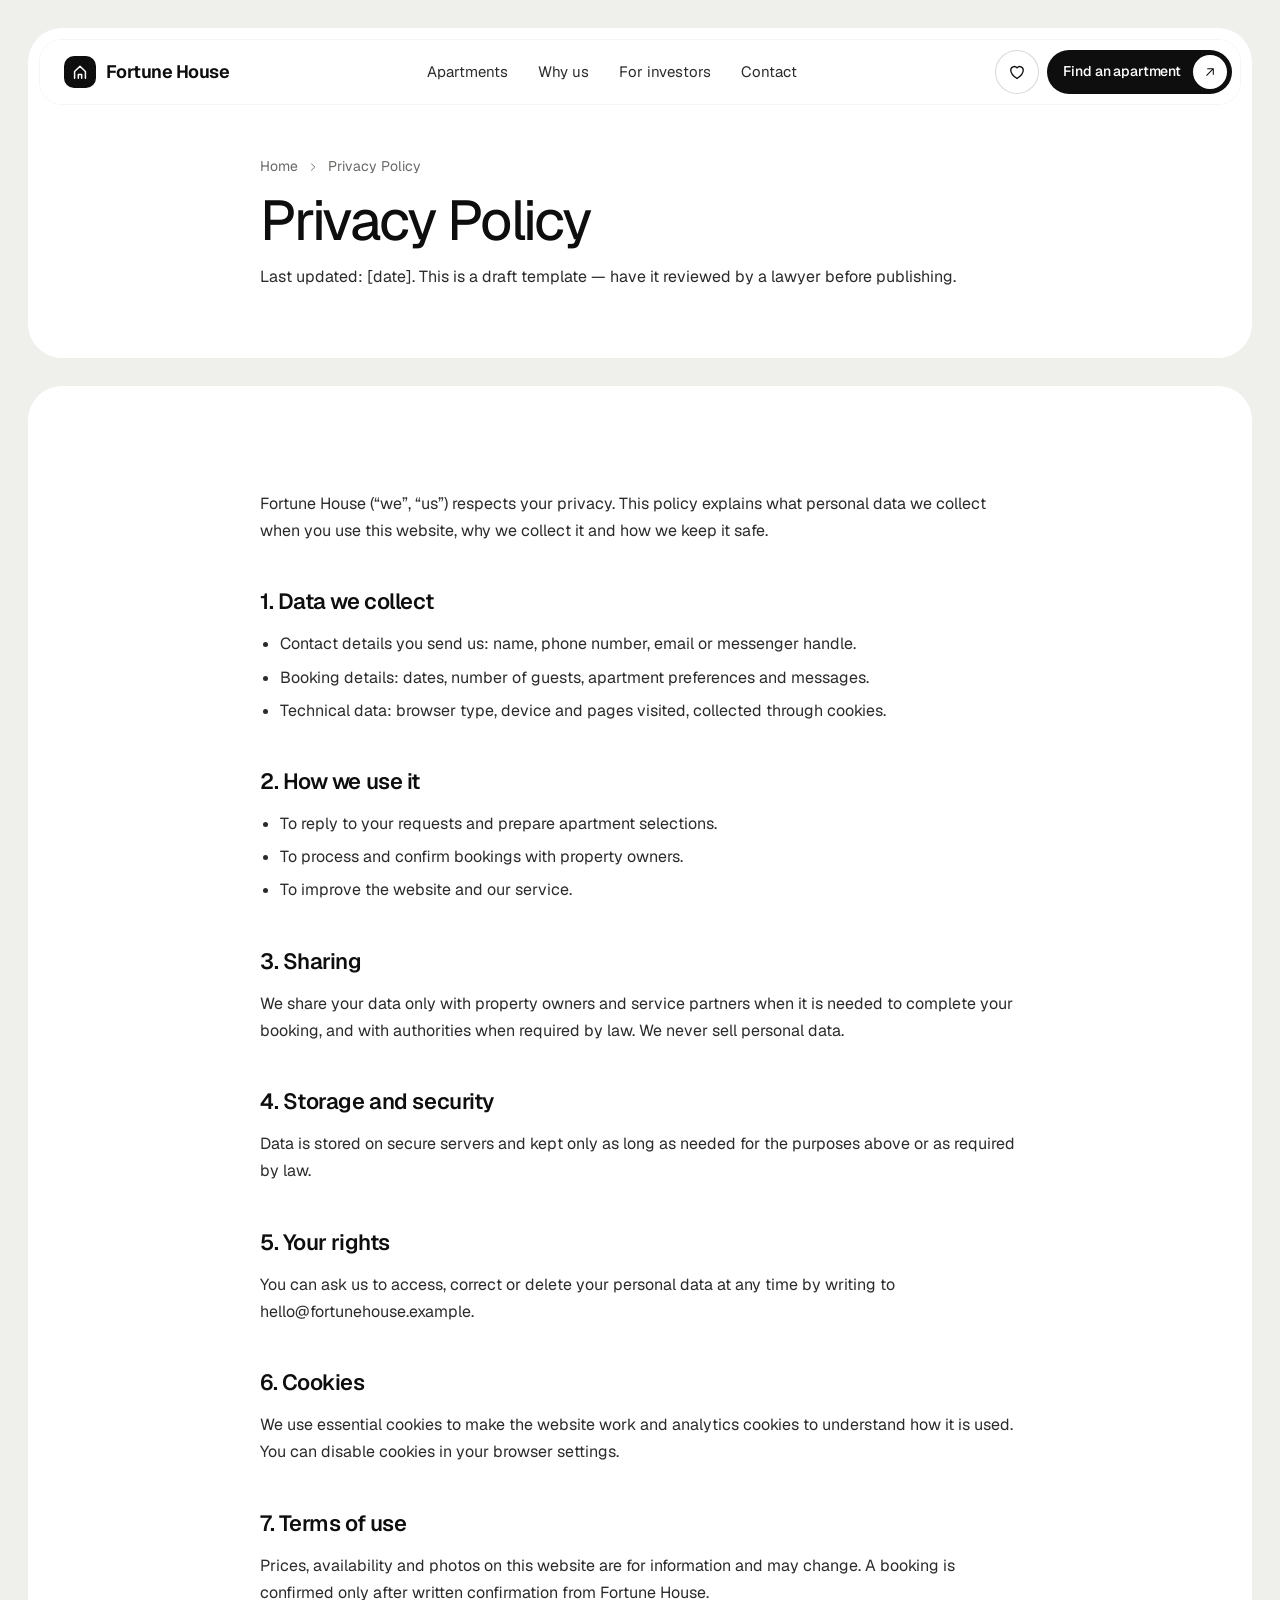
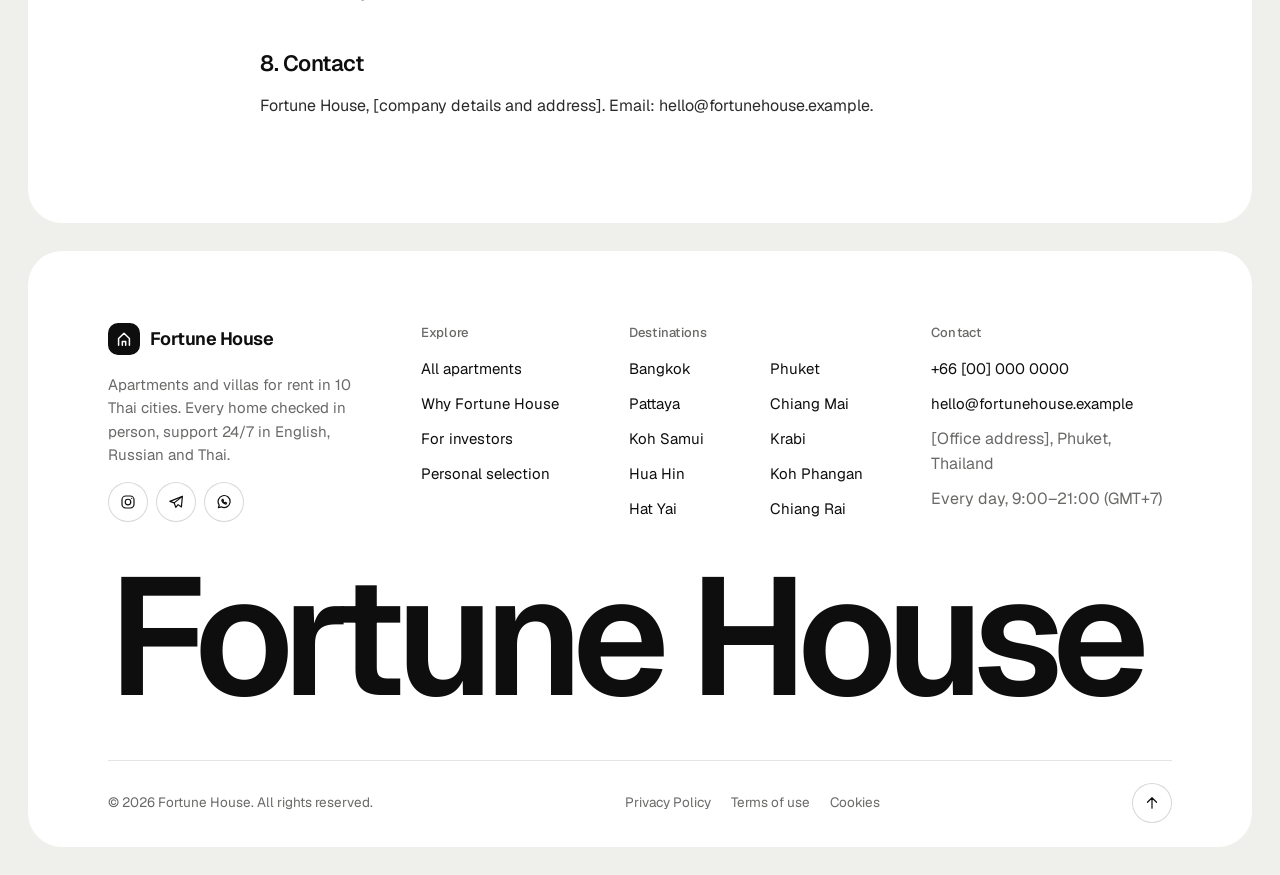
<file: privacy.html>
<!doctype html>
<html lang="en" class="no-js">
<head>
<meta charset="utf-8">
<meta name="viewport" content="width=device-width, initial-scale=1, viewport-fit=cover">
<title>Privacy Policy — Fortune House</title>
<meta name="description" content="How Fortune House collects, uses and protects your personal data.">
<meta name="theme-color" content="#efefec">
<meta name="referrer" content="no-referrer">
<link rel="preconnect" href="https://a0.muscache.com">
<link rel="preconnect" href="https://images.unsplash.com">
<link rel="icon" href="data:image/svg+xml,%3Csvg xmlns='http://www.w3.org/2000/svg' viewBox='0 0 32 32'%3E%3Crect width='32' height='32' rx='9' fill='%230e0e0e'/%3E%3Cpath d='M9.5 23v-9.5L16 8l6.5 5.5V23M13.5 23v-5h5v5' fill='none' stroke='white' stroke-width='2' stroke-linecap='round' stroke-linejoin='round'/%3E%3C/svg%3E">
<link rel="stylesheet" href="assets/css/style.css">
</head>
<body data-page="privacy">
<a class="sr-only" href="#main">Skip to content</a>
<div class="header-wrap">
  <header class="header">
    <a href="index.html" class="logo" aria-label="Fortune House — home">
      <span class="logo__mark"><i data-icon="logo" data-size="20" data-sw="1.8"></i></span>
      Fortune House
    </a>
    <nav class="nav" aria-label="Main">
      <a href="search.html">Apartments</a>
      <a href="index.html#why">Why us</a>
      <a href="investors.html">For investors</a>
      <a href="#contact">Contact</a>
    </nav>
    <div class="header__actions">
      <a class="header__saved" href="search.html?saved=1" aria-label="Saved apartments" title="Saved apartments"><i data-icon="heart" data-size="20"></i><span class="count-dot is-empty" data-fav-count>0</span></a>
      <button type="button" class="btn btn--primary btn--sm btn--arrow header__cta" data-open="finder">
        Find an apartment
        <span class="btn__arrow"><i data-icon="arrow-pair" data-size="16"></i></span>
      </button>
      <button type="button" class="burger" aria-label="Menu" aria-expanded="false" aria-controls="mobile-menu">
        <span class="burger-lines"><span></span><span></span></span>
      </button>
    </div>
  </header>
  <div class="mobile-menu" id="mobile-menu">
    <a class="mm-link" href="search.html">Apartments <i data-icon="arrowRight" data-size="20"></i></a>
    <a class="mm-link" href="index.html#why">Why us <i data-icon="arrowRight" data-size="20"></i></a>
    <a class="mm-link" href="investors.html">For investors <i data-icon="arrowRight" data-size="20"></i></a>
    <a class="mm-link" href="search.html?saved=1"><span class="mm-label">Saved<span class="mm-count is-empty" data-fav-count>0</span></span> <i data-icon="arrowRight" data-size="20"></i></a>
    <a class="mm-link" href="#contact">Contact <i data-icon="arrowRight" data-size="20"></i></a>
    <button type="button" class="btn btn--primary btn--block btn--arrow" data-open="finder">
      <span>Find an apartment</span>
      <span class="btn__arrow"><i data-icon="arrow-pair" data-size="18"></i></span>
    </button>
  </div>
</div>
<div class="menu-scrim"></div>


<main class="page" id="main">
  <section class="card page-hero" aria-labelledby="pp-title">
    <div class="container legal">
      <div class="page-hero__head intro">
        <nav class="crumbs" aria-label="Breadcrumb"><a href="index.html">Home</a><i data-icon="chevronRight" data-size="14"></i><span>Privacy Policy</span></nav>
        <h1 class="h2" id="pp-title">Privacy Policy</h1>
        <p class="lead">Last updated: [date]. This is a draft template — have it reviewed by a lawyer before publishing.</p>
      </div>
    </div>
  </section>

  <section class="card section">
    <div class="container legal" data-reveal>
      <p>Fortune House (“we”, “us”) respects your privacy. This policy explains what personal data we collect when you use this website, why we collect it and how we keep it safe.</p>

      <h2>1. Data we collect</h2>
      <ul>
        <li>Contact details you send us: name, phone number, email or messenger handle.</li>
        <li>Booking details: dates, number of guests, apartment preferences and messages.</li>
        <li>Technical data: browser type, device and pages visited, collected through cookies.</li>
      </ul>

      <h2>2. How we use it</h2>
      <ul>
        <li>To reply to your requests and prepare apartment selections.</li>
        <li>To process and confirm bookings with property owners.</li>
        <li>To improve the website and our service.</li>
      </ul>

      <h2>3. Sharing</h2>
      <p>We share your data only with property owners and service partners when it is needed to complete your booking, and with authorities when required by law. We never sell personal data.</p>

      <h2>4. Storage and security</h2>
      <p>Data is stored on secure servers and kept only as long as needed for the purposes above or as required by law.</p>

      <h2>5. Your rights</h2>
      <p>You can ask us to access, correct or delete your personal data at any time by writing to hello@fortunehouse.example.</p>

      <h2 id="cookies">6. Cookies</h2>
      <p>We use essential cookies to make the website work and analytics cookies to understand how it is used. You can disable cookies in your browser settings.</p>

      <h2 id="terms">7. Terms of use</h2>
      <p>Prices, availability and photos on this website are for information and may change. A booking is confirmed only after written confirmation from Fortune House.</p>

      <h2>8. Contact</h2>
      <p>Fortune House, [company details and address]. Email: hello@fortunehouse.example.</p>
    </div>
  </section>

  <footer class="card footer" id="contact">
  <div class="container">
    <div class="footer__top">
      <div class="footer__brand">
        <a href="index.html" class="logo" aria-label="Fortune House — home">
          <span class="logo__mark"><i data-icon="logo" data-size="20" data-sw="1.8"></i></span>
          Fortune House
        </a>
        <p>Apartments and villas for rent in 10 Thai cities. Every home checked in person, support 24/7 in English, Russian and Thai.</p>
        <div class="socials">
          <a class="icon-btn icon-btn--sm" href="#" aria-label="Instagram"><i data-icon="instagram" data-size="18"></i></a>
          <a class="icon-btn icon-btn--sm" href="#" aria-label="Telegram"><i data-icon="telegram" data-size="18"></i></a>
          <a class="icon-btn icon-btn--sm" href="#" aria-label="WhatsApp"><i data-icon="whatsapp" data-size="18"></i></a>
        </div>
      </div>
      <div class="footer__cols">
        <div class="footer__col">
          <h4>Explore</h4>
          <ul>
            <li><a href="search.html">All apartments</a></li>
            <li><a href="index.html#why">Why Fortune House</a></li>
            <li><a href="investors.html">For investors</a></li>
            <li><a href="#" data-open="contact">Personal selection</a></li>
          </ul>
        </div>
        <div class="footer__col footer__col--cities">
          <h4>Destinations</h4>
          <ul>
            <li><a href="search.html?city=bangkok">Bangkok</a></li>
            <li><a href="search.html?city=phuket">Phuket</a></li>
            <li><a href="search.html?city=pattaya">Pattaya</a></li>
            <li><a href="search.html?city=chiang-mai">Chiang Mai</a></li>
            <li><a href="search.html?city=koh-samui">Koh Samui</a></li>
            <li><a href="search.html?city=krabi">Krabi</a></li>
            <li><a href="search.html?city=hua-hin">Hua Hin</a></li>
            <li><a href="search.html?city=koh-phangan">Koh Phangan</a></li>
            <li><a href="search.html?city=hat-yai">Hat Yai</a></li>
            <li><a href="search.html?city=chiang-rai">Chiang Rai</a></li>
          </ul>
        </div>
      </div>
      <div class="footer__col">
        <h4>Contact</h4>
        <ul>
          <li><a href="tel:+66000000000">+66 [00] 000 0000</a></li>
          <li><a href="mailto:hello@fortunehouse.example">hello@fortunehouse.example</a></li>
          <li class="muted">[Office address], Phuket, Thailand</li>
          <li class="muted">Every day, 9:00–21:00 (GMT+7)</li>
        </ul>
      </div>
    </div>
    <div class="footer__big" aria-hidden="true">Fortune House</div>
    <div class="footer__bottom">
      <span>© <span id="year">2026</span> Fortune House. All rights reserved.</span>
      <div class="footer__legal">
        <a href="privacy.html">Privacy Policy</a>
        <a href="privacy.html#terms">Terms of use</a>
        <a href="privacy.html#cookies">Cookies</a>
      </div>
      <button type="button" class="icon-btn icon-btn--sm" data-to-top aria-label="Back to top"><i data-icon="arrowUp" data-size="18"></i></button>
    </div>
  </div>
</footer>

</main>

<script src="assets/js/data.js"></script>
<script src="assets/js/main.js"></script>

</body>
</html>
</file>
<file: assets/css/style.css>
/* ==========================================================================
   Fortune House — styles
   Mobile-first. Light ground, monochrome palette, rounded cards.
   ========================================================================== */

@font-face {
  font-family: 'Geist';
  src: url('../fonts/geist.woff2') format('woff2');
  font-weight: 100 900;
  font-style: normal;
  font-display: swap;
}

:root {
  --bg: #efefec;
  --surface: #ffffff;
  --surface-2: #f5f5f3;
  --surface-3: #ebebe8;
  --ink: #0e0e0e;
  --ink-2: #2b2b2b;
  --muted: #696967;
  --line: #e4e4e0;
  --line-2: #d8d8d4;
  --dark: #121212;

  --gutter: 12px;
  --pad: 22px;
  --r-xl: 26px;
  --r-lg: 20px;
  --r-md: 16px;
  --r-sm: 12px;

  --header-h: 60px;
  --hdr-inset: 8px;
  --pull: calc(-1 * (var(--header-h) + var(--hdr-inset)));
  --shadow-sm: 0 1px 2px rgba(0,0,0,.04), 0 2px 8px rgba(0,0,0,.04);
  --shadow-md: 0 2px 6px rgba(0,0,0,.04), 0 12px 32px rgba(0,0,0,.08);
  --shadow-lg: 0 4px 12px rgba(0,0,0,.05), 0 24px 64px rgba(0,0,0,.14);

  --ease: cubic-bezier(.22, .8, .24, 1);
  --ease-io: cubic-bezier(.65, 0, .35, 1);
  --t-fast: .25s;
  --t: .45s;
  --t-slow: .9s;

  --font: 'Geist', ui-sans-serif, system-ui, -apple-system, 'Segoe UI', 'Helvetica Neue', sans-serif;
}

@media (min-width: 720px) {
  :root { --gutter: 20px; --pad: 44px; --r-xl: 30px; --r-lg: 22px; --header-h: 64px; --hdr-inset: 12px; }
}
@media (min-width: 1100px) {
  :root { --gutter: 28px; --pad: 80px; --r-xl: 34px; }
}
@media (min-width: 1440px) {
  :root { --gutter: 40px; --pad: 96px; }
}

*, *::before, *::after { box-sizing: border-box; }
[hidden] { display: none !important; }

html {
  -webkit-text-size-adjust: 100%;
  scroll-behavior: smooth;
  scroll-padding-top: calc(var(--header-h) + var(--gutter) * 2);
}

body {
  margin: 0;
  background: var(--bg);
  color: var(--ink);
  font-family: var(--font);
  font-size: 16px;
  line-height: 1.55;
  -webkit-font-smoothing: antialiased;
  -moz-osx-font-smoothing: grayscale;
  text-rendering: optimizeLegibility;
  overflow-x: hidden;
  animation: page-in .6s var(--ease) both;
}
body.is-leaving { opacity: 0; transition: opacity .28s var(--ease-io); }
body.is-locked { overflow: hidden; }

@keyframes page-in { from { opacity: 0; } to { opacity: 1; } }

img { display: block; max-width: 100%; }
a { color: inherit; text-decoration: none; }
button { font: inherit; color: inherit; background: none; border: 0; padding: 0; cursor: pointer; }
input, select, textarea { font: inherit; color: inherit; }
h1, h2, h3, h4, p { margin: 0; }
ul { margin: 0; padding: 0; list-style: none; }
svg { flex-shrink: 0; }

:focus-visible { outline: 2px solid var(--ink); outline-offset: 3px; border-radius: 8px; }

.sr-only {
  position: absolute; width: 1px; height: 1px; padding: 0; margin: -1px;
  overflow: hidden; clip: rect(0,0,0,0); white-space: nowrap; border: 0;
}

/* ---------- Layout ---------- */

.page { padding: 0 var(--gutter) var(--gutter); display: flex; flex-direction: column; gap: var(--gutter); max-width: calc(1560px + var(--gutter) * 2); margin: 0 auto; }

.card {
  background: var(--surface);
  border-radius: var(--r-xl);
  position: relative;
}
.card--clip { overflow: hidden; isolation: isolate; }

.section { padding: 56px var(--pad); }
@media (min-width: 720px) { .section { padding: 80px var(--pad); } }
@media (min-width: 1100px) { .section { padding: 104px var(--pad); } }

.container { max-width: 1200px; margin: 0 auto; width: 100%; }

/* ---------- Type ---------- */

.eyebrow {
  display: inline-flex; align-items: center; gap: 8px;
  font-size: 12px; font-weight: 500; letter-spacing: .08em; text-transform: uppercase;
  color: var(--muted);
}
.eyebrow::before { content: ''; width: 6px; height: 6px; border-radius: 50%; background: currentColor; opacity: .7; }

.h1 {
  font-size: clamp(42px, 10.5vw, 96px);
  line-height: .98;
  letter-spacing: -.045em;
  font-weight: 450;
}
.h1 b, .h2 b { font-weight: 650; }
.h2 {
  font-size: clamp(32px, 7.4vw, 56px);
  line-height: 1.02;
  letter-spacing: -.04em;
  font-weight: 450;
  text-wrap: balance;
}
.h3 { font-size: 20px; line-height: 1.25; letter-spacing: -.02em; font-weight: 550; }
.lead { font-size: 17px; line-height: 1.55; color: var(--muted); text-wrap: pretty; }
@media (min-width: 720px) { .lead { font-size: 18px; } }
.muted { color: var(--muted); }

.section-head {
  display: flex; flex-direction: column; gap: 18px;
  margin-bottom: 36px;
}
.section-head .lead { max-width: 460px; }
@media (min-width: 900px) {
  .section-head { flex-direction: row; align-items: flex-end; justify-content: space-between; gap: 48px; margin-bottom: 56px; }
}
.section-head__title { display: flex; flex-direction: column; gap: 16px; }

/* ---------- Buttons ---------- */

.btn {
  --h: 52px;
  position: relative;
  display: inline-flex; align-items: center; justify-content: center; gap: 12px;
  height: var(--h);
  padding: 0 24px;
  border-radius: 999px;
  font-size: 15px; font-weight: 520; letter-spacing: -.01em;
  white-space: nowrap;
  transition: background-color var(--t) var(--ease), color var(--t) var(--ease),
              border-color var(--t) var(--ease), box-shadow var(--t) var(--ease), transform var(--t-fast) var(--ease);
  -webkit-tap-highlight-color: transparent;
  user-select: none;
}
.btn:active { transform: scale(.97); }
.btn--sm { --h: 44px; padding: 0 18px; font-size: 14px; }
.btn--block { width: 100%; }

.btn--primary { background: var(--ink); color: #fff; }
.btn--primary:hover { background: #2a2a2a; box-shadow: 0 10px 28px rgba(0,0,0,.18); }

.btn--light { background: #fff; color: var(--ink); }
.btn--light:hover { background: #f1f1ef; box-shadow: 0 10px 28px rgba(0,0,0,.22); }

.btn--ghost {
  background: rgba(255,255,255,.55);
  color: var(--ink);
  box-shadow: inset 0 0 0 1px rgba(0,0,0,.16);
  -webkit-backdrop-filter: blur(10px); backdrop-filter: blur(10px);
}
.btn--ghost:hover { background: var(--ink); color: #fff; box-shadow: inset 0 0 0 1px var(--ink); }

.btn--ghost-dark { color: #fff; background: rgba(255,255,255,.08); box-shadow: inset 0 0 0 1px rgba(255,255,255,.35); }
.btn--ghost-dark:hover { background: #fff; color: var(--ink); box-shadow: inset 0 0 0 1px #fff; }

/* Button with a round arrow badge.
   Hover: a soft wave grows out of the badge across the button (a real circle that
   changes size, so its edge stays crisp) and the arrow turns from ↗ to →. */
.btn--arrow {
  --bs: 40px; --bo: 6px;
  --badge: #fff; --badge-ink: var(--ink); --wave: #343434;
  isolation: isolate; overflow: hidden;
  padding-right: var(--bo);
}
.btn--sm.btn--arrow { --bs: 34px; --bo: 5px; padding-left: 16px; }
.btn__arrow {
  position: relative;
  width: var(--bs); height: var(--bs); border-radius: 50%;
  display: grid; place-items: center;
  background: var(--badge); color: var(--badge-ink);
  flex-shrink: 0;
}
.btn__arrow::before {
  content: ''; position: absolute; z-index: -1; pointer-events: none;
  left: 50%; top: 50%; width: 100%; height: 100%;
  border-radius: 50%; background: var(--wave);
  transform: translate(-50%, -50%);
  transition: width .8s var(--ease), height .8s var(--ease);
}
.btn__arrow svg { transform: rotate(-45deg); transition: transform .6s var(--ease), opacity .2s; }
.btn--light.btn--arrow { --badge: var(--ink); --badge-ink: #fff; --wave: #ececea; }
.btn--soft { background: var(--surface-2); color: var(--ink); }
.btn--soft.btn--arrow { --badge: var(--ink); --badge-ink: #fff; --wave: #e6e6e2; }
@media (hover: hover) {
  .btn--arrow:hover { box-shadow: none; }
  .btn--primary.btn--arrow:hover { background: var(--ink); }
  .btn--light.btn--arrow:hover { background: #fff; }
  .btn--soft.btn--arrow:hover { background: var(--surface-2); }
  .btn--arrow:hover .btn__arrow::before { width: 1000px; height: 1000px; }
  .btn--arrow:hover .btn__arrow svg { transform: rotate(0deg); }
}
.btn.is-loading { pointer-events: none; }
.btn.is-loading .btn__arrow svg { opacity: 0; }
.btn.is-loading .btn__arrow::after {
  content: ''; position: absolute; inset: 30%;
  border-radius: 50%; border: 2px solid currentColor; border-right-color: transparent;
  animation: spin .7s linear infinite;
}
@keyframes spin { to { transform: rotate(360deg); } }
.btn:disabled { cursor: default; }

/* play / icon-left ghost */
.btn__icon {
  width: 34px; height: 34px; border-radius: 50%;
  display: grid; place-items: center;
  margin-left: -12px;
  background: var(--ink); color: #fff;
  transition: background-color var(--t) var(--ease), color var(--t) var(--ease), transform var(--t) var(--ease);
}
.btn--ghost:hover .btn__icon { background: #fff; color: var(--ink); transform: rotate(90deg); }

.icon-btn {
  width: 48px; height: 48px; border-radius: 50%;
  display: inline-grid; place-items: center;
  background: var(--surface);
  box-shadow: inset 0 0 0 1px var(--line-2);
  color: var(--ink);
  transition: background-color var(--t) var(--ease), color var(--t) var(--ease), box-shadow var(--t) var(--ease), transform var(--t-fast) var(--ease), opacity var(--t) var(--ease);
  -webkit-tap-highlight-color: transparent;
}
.icon-btn:hover { background: var(--ink); color: #fff; box-shadow: inset 0 0 0 1px var(--ink); }
.icon-btn:active { transform: scale(.93); }
.icon-btn[disabled] { opacity: .35; pointer-events: none; }
.icon-btn--sm { width: 40px; height: 40px; }
.icon-btn--plain { box-shadow: none; background: var(--surface-2); }

.link-arrow {
  display: inline-flex; align-items: center; gap: 10px;
  font-weight: 520; font-size: 15px;
}
.link-arrow span { background: linear-gradient(currentColor, currentColor) 0 100% / 0 1px no-repeat; transition: background-size .5s var(--ease); padding-bottom: 2px; }
.link-arrow:hover span { background-size: 100% 1px; }
.link-arrow svg { transition: transform .5s var(--ease); }
.link-arrow:hover svg { transform: translateX(4px); }

/* ---------- Header ---------- */

.header-wrap {
  position: relative; z-index: 50;
  max-width: calc(1560px + var(--gutter) * 2); margin: 0 auto;
  padding: calc(var(--gutter) + var(--hdr-inset)) calc(var(--gutter) + var(--hdr-inset)) 0;
  pointer-events: none;
}
.header {
  pointer-events: auto;
  height: var(--header-h);
  display: flex; align-items: center; justify-content: space-between; gap: 16px;
  padding: 0 8px 0 20px;
  background: rgba(255,255,255,.82);
  -webkit-backdrop-filter: saturate(1.6) blur(18px); backdrop-filter: saturate(1.6) blur(18px);
  border-radius: calc(var(--r-xl) - var(--hdr-inset));
  box-shadow: 0 0 0 1px rgba(0,0,0,.04);
  transition: box-shadow var(--t) var(--ease), background-color var(--t) var(--ease);
}
.is-scrolled .header { box-shadow: 0 0 0 1px rgba(0,0,0,.05), 0 10px 30px rgba(0,0,0,.08); background: rgba(255,255,255,.9); }

.logo { display: inline-flex; align-items: center; gap: 10px; font-weight: 650; font-size: 18px; letter-spacing: -.03em; white-space: nowrap; }
.logo__mark {
  width: 32px; height: 32px; border-radius: 10px;
  background: var(--ink); color: #fff;
  display: grid; place-items: center;
}

.nav { display: none; }
.nav a {
  position: relative;
  padding: 10px 14px; border-radius: 999px;
  font-size: 15px; color: var(--ink-2);
  transition: background-color var(--t) var(--ease), color var(--t) var(--ease);
}
.nav a:hover { background: var(--surface-2); color: var(--ink); }
.nav a[aria-current="page"] { color: var(--ink); font-weight: 550; }
.nav a[aria-current="page"]::after { content: ''; position: absolute; left: 50%; bottom: 4px; width: 4px; height: 4px; border-radius: 50%; background: var(--ink); transform: translateX(-50%); }

.header__actions { display: flex; align-items: center; gap: 8px; }
.header__saved {
  position: relative; width: 44px; height: 44px; border-radius: 14px;
  display: grid; place-items: center; color: var(--ink);
  background: var(--surface-2);
  transition: background-color var(--t) var(--ease), color var(--t) var(--ease);
}
.header__saved:hover { background: var(--ink); color: #fff; }
.header__saved svg path { transition: fill .3s var(--ease); }
.header__saved:has(.count-dot:not(.is-empty)) svg path { fill: currentColor; }
.count-dot {
  position: absolute; top: 4px; right: 3px;
  min-width: 18px; height: 18px; padding: 0 5px; border-radius: 999px;
  background: var(--ink); color: #fff; box-shadow: 0 0 0 2px #fff;
  font-size: 11px; font-weight: 650; line-height: 18px; text-align: center; font-variant-numeric: tabular-nums;
  transition: transform .4s var(--ease), opacity .3s var(--ease);
}
.header__saved:hover .count-dot { background: #fff; color: var(--ink); box-shadow: 0 0 0 2px var(--ink); }
.count-dot.is-empty, .mm-count.is-empty { opacity: 0; transform: scale(.4); }
.count-dot.bump, .mm-count.bump { animation: bump .45s var(--ease); }
.mm-label { display: inline-flex; align-items: center; gap: 10px; }
.mm-count { min-width: 26px; height: 26px; padding: 0 8px; border-radius: 999px; background: var(--ink); color: #fff; font-size: 13px; font-weight: 600; line-height: 26px; text-align: center; letter-spacing: 0; transition: transform .4s var(--ease), opacity .3s var(--ease); }
@media (min-width: 960px) { .header__saved { border-radius: 50%; background: transparent; box-shadow: inset 0 0 0 1px var(--line-2); } }
.header__cta { display: none; }

.burger {
  width: 44px; height: 44px; border-radius: 14px;
  display: grid; place-items: center;
  background: var(--surface-2);
  transition: background-color var(--t) var(--ease);
}
.burger:hover { background: var(--surface-3); }
.burger-lines { display: block; width: 18px; }
.burger-lines span { display: block; width: 18px; height: 1.6px; background: var(--ink); border-radius: 2px; transition: transform .5s var(--ease); }
.burger-lines span + span { margin-top: 5px; }
.menu-open .burger-lines span:first-child { transform: translateY(3.3px) rotate(45deg); }
.menu-open .burger-lines span:last-child { transform: translateY(-3.3px) rotate(-45deg); }

@media (min-width: 960px) {
  .nav { display: flex; gap: 2px; }
  .header__cta { display: inline-flex; }
  .burger { display: none; }
  .header { padding: 0 8px 0 24px; }
}

/* mobile menu */
.mobile-menu {
  pointer-events: auto;
  position: absolute; left: calc(var(--gutter) + var(--hdr-inset)); right: calc(var(--gutter) + var(--hdr-inset));
  top: calc(var(--gutter) + var(--hdr-inset) + var(--header-h) + 8px);
  background: var(--surface);
  border-radius: 24px;
  box-shadow: var(--shadow-lg);
  padding: 12px;
  visibility: hidden; opacity: 0;
  transform: translateY(-10px) scale(.98);
  transform-origin: top center;
  transition: opacity .35s var(--ease), transform .5s var(--ease), visibility 0s linear .5s;
}
.menu-open .mobile-menu { visibility: visible; opacity: 1; transform: none; transition: opacity .35s var(--ease), transform .5s var(--ease), visibility 0s; }
.mobile-menu a.mm-link {
  display: flex; align-items: center; justify-content: space-between;
  padding: 16px 14px; border-radius: 14px;
  font-size: 22px; letter-spacing: -.03em; font-weight: 480;
  opacity: 0; transform: translateY(8px);
  transition: opacity .4s var(--ease), transform .5s var(--ease), background-color .3s var(--ease);
}
.mobile-menu a.mm-link:hover { background: var(--surface-2); }
.menu-open .mobile-menu a.mm-link { opacity: 1; transform: none; }
.menu-open .mobile-menu a.mm-link:nth-child(1) { transition-delay: .05s; }
.menu-open .mobile-menu a.mm-link:nth-child(2) { transition-delay: .09s; }
.menu-open .mobile-menu a.mm-link:nth-child(3) { transition-delay: .13s; }
.menu-open .mobile-menu a.mm-link:nth-child(4) { transition-delay: .17s; }
.menu-open .mobile-menu a.mm-link:nth-child(5) { transition-delay: .21s; }
.mobile-menu .btn { margin-top: 8px; }
.menu-scrim {
  position: fixed; inset: 0; z-index: 40;
  background: rgba(10,10,10,.25);
  opacity: 0; visibility: hidden;
  transition: opacity .4s var(--ease), visibility 0s linear .4s;
}
.menu-open .menu-scrim { opacity: 1; visibility: visible; transition: opacity .4s var(--ease), visibility 0s; }
@media (min-width: 960px) { .mobile-menu, .menu-scrim { display: none; } }

/* ---------- Images ---------- */

.media { position: relative; overflow: hidden; background: var(--surface-3); }
.media img {
  position: absolute; inset: 0;
  width: 100%; height: 100%; object-fit: cover;
  opacity: 0;
  transition: opacity .8s var(--ease), transform 1.2s var(--ease);
}
.media img.is-loaded { opacity: 1; }
.media img.is-failed { opacity: 0; }
.media::after { /* placeholder mark shown until load */
  content: ''; position: absolute; inset: 0; pointer-events: none;
  background: linear-gradient(100deg, transparent 30%, rgba(255,255,255,.35) 50%, transparent 70%) -150% 0 / 60% 100% no-repeat;
  animation: shimmer 1.8s var(--ease-io) infinite;
  transition: opacity .4s;
}
.media.is-ready::after { opacity: 0; animation: none; }
@keyframes shimmer { to { background-position: 250% 0; } }

/* ---------- Hero ---------- */

.hero {
  position: relative;
  min-height: 760px;
  display: flex; flex-direction: column;
  padding: calc(var(--header-h) + 36px) var(--pad) var(--pad);
  margin-top: var(--pull);
}
.hero__bg { position: absolute; inset: 0; z-index: -2; }
.hero { --hero-pos: 38% 50%; background: #f1f0ee; }
.hero__bg img { object-position: var(--hero-pos); transform: scale(1.08); transition: opacity 1.2s var(--ease), transform 2.4s var(--ease); }
.hero__bg img.is-loaded { transform: scale(1); }
.hero__content { display: flex; flex-direction: column; gap: 20px; max-width: 640px; }
.hero__content .lead { max-width: 470px; color: #3d3d3b; }
@media (min-width: 720px) { .hero { --hero-pos: 70% 50%; } }
.hero__ctas { display: flex; flex-wrap: wrap; gap: 10px; margin-top: 8px; }
.hero__bottom { margin-top: auto; padding-top: 220px; }

@media (min-width: 720px) {
  .hero { min-height: 820px; padding-top: calc(var(--header-h) + 80px); }
  .hero__bottom { padding-top: 64px; }
  .hero__content { gap: 24px; }
}
@media (min-width: 1100px) {
  .hero { min-height: max(780px, min(100svh - var(--gutter), 920px)); padding-top: calc(var(--header-h) + 110px); }
  .hero__ctas { gap: 12px; margin-top: 12px; }
}

/* hero intro animation */
.intro > * {
  opacity: 0; transform: translateY(24px);
  animation: rise 1.1s var(--ease) forwards;
}
.intro > *:nth-child(1) { animation-delay: .15s; }
.intro > *:nth-child(2) { animation-delay: .25s; }
.intro > *:nth-child(3) { animation-delay: .35s; }
.intro > *:nth-child(4) { animation-delay: .45s; }
.intro > *:nth-child(5) { animation-delay: .55s; }
.intro-late { opacity: 0; animation: rise-soft 1.1s var(--ease) .6s forwards; }
@keyframes rise { to { opacity: 1; transform: none; } }
@keyframes rise-soft { from { opacity: 0; translate: 0 20px; } to { opacity: 1; translate: 0 0; } }

/* ---------- Search bar ---------- */

.searchbar {
  background: var(--surface);
  border-radius: 24px;
  box-shadow: 0 0 0 1px rgba(14,14,14,.09), 0 2px 6px rgba(0,0,0,.04), 0 18px 44px rgba(0,0,0,.11);
  padding: 8px;
  display: grid; gap: 4px;
  max-width: 1040px;
}
.sb-field {
  position: relative;
  display: flex; align-items: center; gap: 14px;
  width: 100%;
  text-align: left;
  padding: 12px 16px;
  min-height: 64px;
  border-radius: 18px;
  transition: background-color var(--t) var(--ease);
  -webkit-tap-highlight-color: transparent;
}
.sb-field:hover, .sb-field[aria-expanded="true"] { background: var(--surface-2); }
.sb-field__icon {
  width: 40px; height: 40px; border-radius: 50%;
  display: grid; place-items: center;
  background: var(--surface-2); color: var(--ink);
  transition: background-color var(--t) var(--ease);
}
.sb-field:hover .sb-field__icon, .sb-field[aria-expanded="true"] .sb-field__icon { background: #fff; }
.sb-field__text { display: flex; flex-direction: column; min-width: 0; flex: 1; }
.sb-field__label { font-size: 12.5px; color: var(--muted); line-height: 1.3; }
.sb-field__value { font-size: 15.5px; font-weight: 550; letter-spacing: -.01em; white-space: nowrap; overflow: hidden; text-overflow: ellipsis; transition: opacity .3s var(--ease); }
.sb-field__value.is-placeholder { color: #8b8b88; font-weight: 450; }
.sb-field__chev { color: var(--muted); transition: transform .45s var(--ease); }
.sb-field[aria-expanded="true"] .sb-field__chev { transform: rotate(180deg); }

.sb-divider { display: none; }
.sb-submit {
  display: flex; align-items: center; justify-content: center; gap: 10px;
  height: 56px; border-radius: 18px;
  background: var(--ink); color: #fff;
  font-weight: 550; font-size: 15px;
  margin-top: 4px;
  transition: background-color var(--t) var(--ease), transform var(--t-fast) var(--ease), box-shadow var(--t) var(--ease);
}
.sb-submit:hover { background: #2a2a2a; box-shadow: 0 10px 26px rgba(0,0,0,.2); }
.sb-submit:active { transform: scale(.97); }
.sb-submit svg { transition: transform .6s var(--ease); }
.sb-submit:hover svg { transform: rotate(-12deg) scale(1.08); }

@media (min-width: 900px) {
  .searchbar { grid-template-columns: 1fr auto 1.15fr auto 0.9fr auto; align-items: center; gap: 0; border-radius: 26px; padding: 8px; }
  .sb-divider { display: block; width: 1px; height: 36px; background: var(--line); margin: 0 4px; }
  .sb-submit { width: 64px; height: 64px; border-radius: 20px; margin: 0 0 0 4px; }
  .sb-submit .sb-submit__label { display: none; }
  .searchbar--wide .sb-submit { width: auto; padding: 0 26px; }
  .searchbar--wide .sb-submit .sb-submit__label { display: inline; }
}

/* ---------- Popovers (portal) ---------- */

.pop {
  position: absolute; z-index: 80; top: 0; left: 0;
  width: 360px; max-width: calc(100vw - 24px);
  background: var(--surface);
  border-radius: 24px;
  box-shadow: var(--shadow-lg), 0 0 0 1px rgba(0,0,0,.04);
  padding: 10px;
  opacity: 0; visibility: hidden;
  transform: translateY(-8px) scale(.98);
  transform-origin: top left;
  transition: opacity .3s var(--ease), transform .45s var(--ease), visibility 0s linear .45s;
}
.pop.is-open { opacity: 1; visibility: visible; transform: none; transition: opacity .3s var(--ease), transform .45s var(--ease), visibility 0s; }
.pop--cal { width: 340px; padding: 18px; }
.pop--narrow { width: 260px; }
.pop--cal.pop--two { width: 680px; }
.pop__head { display: none; }
.pop__foot { display: flex; justify-content: space-between; align-items: center; gap: 12px; padding-top: 14px; margin-top: 12px; border-top: 1px solid var(--line); }

.pop-scrim {
  position: fixed; inset: 0; z-index: 79;
  background: rgba(10,10,10,.35);
  opacity: 0; visibility: hidden;
  transition: opacity .4s var(--ease), visibility 0s linear .4s;
}
.pop-scrim.is-open { opacity: 1; visibility: visible; transition: opacity .4s var(--ease), visibility 0s; }

@media (max-width: 719px) {
  .pop, .pop--cal, .pop--cal.pop--two {
    position: fixed; left: 8px !important; right: 8px; top: auto !important; bottom: 8px;
    width: auto; max-width: none;
    max-height: calc(100svh - 40px); overflow: auto;
    border-radius: 28px;
    padding: 8px 12px 16px;
    transform: translateY(105%);
    transition: transform .55s var(--ease), opacity .3s var(--ease), visibility 0s linear .55s;
    opacity: 1;
    overscroll-behavior: contain;
  }
  .pop.is-open { transform: none; transition: transform .55s var(--ease), opacity .3s var(--ease), visibility 0s; }
  .pop__head { display: flex; align-items: center; justify-content: space-between; padding: 10px 6px 12px; position: relative; }
  .pop__head::before { content: ''; position: absolute; top: -2px; left: 50%; width: 40px; height: 4px; border-radius: 4px; background: var(--line-2); transform: translateX(-50%); }
  .pop__title { font-size: 18px; font-weight: 600; letter-spacing: -.02em; padding-top: 6px; }
}
@media (min-width: 720px) { .pop-scrim { display: none; } }

/* options list */
.opt-list { display: flex; flex-direction: column; gap: 2px; }
.opt__sub { white-space: nowrap; overflow: hidden; text-overflow: ellipsis; }
.opt__text { min-width: 0; }
@media (min-width: 720px) {
  .pop--cities { width: 680px; }
  .opt-list--cities { display: grid; grid-template-columns: minmax(0, 1fr) minmax(0, 1fr); gap: 2px 4px; }
  .opt-list--cities .opt:first-child { grid-column: 1 / -1; }
}
.opt {
  display: flex; align-items: center; gap: 14px;
  width: 100%; text-align: left;
  padding: 10px 12px; border-radius: 16px;
  transition: background-color .3s var(--ease);
}
.opt:hover { background: var(--surface-2); }
.opt__icon { width: 44px; height: 44px; border-radius: 14px; background: var(--surface-2); display: grid; place-items: center; transition: background-color .3s var(--ease); }
.opt:hover .opt__icon { background: #fff; }
.opt__text { flex: 1; display: flex; flex-direction: column; line-height: 1.3; }
.opt__title { font-weight: 550; font-size: 15px; }
.opt__sub { font-size: 13px; color: var(--muted); }
.opt__check { width: 24px; height: 24px; border-radius: 50%; display: grid; place-items: center; background: var(--ink); color: #fff; opacity: 0; transform: scale(.6); transition: opacity .3s var(--ease), transform .4s var(--ease); }
.opt[aria-selected="true"] .opt__check { opacity: 1; transform: none; }
.opt[aria-selected="true"] .opt__icon { background: var(--ink); color: #fff; }

/* ---------- Calendar ---------- */

.cal { user-select: none; }
.cal__months { display: grid; gap: 28px; }
.cal--two .cal__months { grid-template-columns: 1fr 1fr; }
.cal__month { animation: cal-in .5s var(--ease); }
@keyframes cal-in { from { opacity: 0; transform: translateX(var(--cal-dir, 0)); } to { opacity: 1; transform: none; } }
.cal__head { display: flex; align-items: center; justify-content: space-between; gap: 8px; margin-bottom: 10px; height: 40px; }
.cal__title { font-weight: 600; font-size: 15px; letter-spacing: -.01em; flex: 1; text-align: center; }
.cal__nav { width: 36px; height: 36px; border-radius: 50%; display: grid; place-items: center; transition: background-color .3s var(--ease), opacity .3s; }
.cal__nav:hover { background: var(--surface-2); }
.cal__nav[disabled] { opacity: .25; pointer-events: none; }
.cal__nav--ghost { visibility: hidden; }
.cal__grid { display: grid; grid-template-columns: repeat(7, 1fr); row-gap: 2px; }
.cal__dow { font-size: 12px; color: var(--muted); text-align: center; height: 28px; line-height: 28px; }
.cal__day {
  position: relative; height: 44px;
  display: grid; place-items: center;
  font-size: 14.5px; font-variant-numeric: tabular-nums;
  -webkit-tap-highlight-color: transparent;
}
.cal__day span {
  position: relative; z-index: 1;
  width: 42px; height: 42px; border-radius: 50%;
  display: grid; place-items: center;
  transition: background-color .25s var(--ease), color .25s var(--ease), transform .3s var(--ease);
}
.cal__day:not([disabled]):hover span { background: var(--surface-3); }
.cal__day[disabled] { color: #c3c3bf; cursor: default; }
.cal__day.is-today span { box-shadow: inset 0 0 0 1px var(--line-2); }
/* selected range: a clearly visible band between check-in and check-out */
.cal { --range: #e4e4de; --range-preview: #efefea; }
.cal__day.in-range::before { content: ''; position: absolute; inset: 1px 0; background: var(--range); transition: background-color .25s var(--ease); }
.cal__day.is-start::before { content: ''; position: absolute; inset: 1px 0 1px 50%; background: var(--range); }
.cal__day.is-end::before { content: ''; position: absolute; inset: 1px 50% 1px 0; background: var(--range); }
.cal.is-preview .cal__day.in-range::before, .cal.is-preview .cal__day.is-start::before { background: var(--range-preview); }
.cal__day.in-range { font-weight: 550; }
.cal__day.in-range:not([disabled]):hover span { background: #d3d3cd; }
.cal__grid .cal__day.in-range:nth-child(7n+1)::before, .cal__grid .cal__day.is-end:nth-child(7n+1)::before { border-top-left-radius: 22px; border-bottom-left-radius: 22px; }
.cal__grid .cal__day.in-range:nth-child(7n)::before, .cal__grid .cal__day.is-start:nth-child(7n)::before { border-top-right-radius: 22px; border-bottom-right-radius: 22px; }
.cal__day.in-range.cap-l::before { border-top-left-radius: 22px; border-bottom-left-radius: 22px; }
.cal__day.in-range.cap-r::before { border-top-right-radius: 22px; border-bottom-right-radius: 22px; }
.cal__day.is-end.cap-l::before, .cal__day.is-start.cap-r::before { display: none; }
.cal__day.is-start.is-end::before { display: none; }
.cal__day.is-start span, .cal__day.is-end span { background: var(--ink) !important; color: #fff; }
.cal__day.is-start:not(.has-end)::before { display: none; }
.cal__empty { height: 44px; }
.cal__summary { font-size: 14px; color: var(--muted); }
.cal__summary b { color: var(--ink); font-weight: 550; }
@media (max-width: 380px) { .cal__day span { width: 38px; height: 38px; } .cal__day { height: 40px; } }

/* ---------- Steppers ---------- */

.stepper-row { display: flex; align-items: center; justify-content: space-between; gap: 16px; padding: 14px 8px; }
.stepper-row + .stepper-row { border-top: 1px solid var(--line); }
.stepper-row__text { display: flex; flex-direction: column; line-height: 1.3; }
.stepper-row__title { font-weight: 550; }
.stepper-row__sub { font-size: 13px; color: var(--muted); }
.stepper { display: flex; align-items: center; gap: 6px; }
.stepper__btn {
  width: 40px; height: 40px; border-radius: 50%;
  display: grid; place-items: center;
  box-shadow: inset 0 0 0 1px var(--line-2);
  transition: background-color .3s var(--ease), color .3s var(--ease), box-shadow .3s var(--ease), transform .2s var(--ease), opacity .3s;
}
.stepper__btn:hover { background: var(--ink); color: #fff; box-shadow: inset 0 0 0 1px var(--ink); }
.stepper__btn:active { transform: scale(.9); }
.stepper__btn[disabled] { opacity: .3; pointer-events: none; }
.stepper__val { width: 32px; text-align: center; font-weight: 600; font-variant-numeric: tabular-nums; font-size: 16px; }
.stepper__val.bump { animation: bump .35s var(--ease); }
@keyframes bump { 40% { transform: scale(1.25); } }

/* ---------- Modal ---------- */

.modal {
  position: fixed; inset: 0; z-index: 100;
  display: flex; align-items: flex-end; justify-content: center;
  visibility: hidden;
  transition: visibility 0s linear .6s;
}
.modal.is-open { visibility: visible; transition: visibility 0s; }
.modal__scrim {
  position: absolute; inset: 0;
  background: rgba(12,12,12,.42);
  -webkit-backdrop-filter: blur(4px); backdrop-filter: blur(4px);
  opacity: 0; transition: opacity .5s var(--ease);
}
.modal.is-open .modal__scrim { opacity: 1; }
.modal__panel {
  position: relative;
  width: 100%;
  max-height: calc(100svh - 24px);
  margin: 8px;
  background: var(--surface);
  border-radius: 28px;
  box-shadow: var(--shadow-lg);
  display: flex; flex-direction: column;
  overflow: hidden;
  transform: translateY(105%);
  transition: transform .6s var(--ease);
}
.modal.is-open .modal__panel { transform: none; }
.modal__head { display: flex; align-items: center; justify-content: space-between; gap: 16px; padding: 22px 22px 8px; }
.modal__title { font-size: 24px; letter-spacing: -.03em; font-weight: 550; line-height: 1.15; }
.modal__body { padding: 8px 22px 22px; overflow: auto; overscroll-behavior: contain; flex: 1; }
.modal__foot { display: flex; align-items: center; justify-content: space-between; gap: 12px; padding: 14px 22px 18px; border-top: 1px solid var(--line); background: var(--surface); }

@media (min-width: 720px) {
  .modal { align-items: center; padding: 24px; }
  .modal__panel { max-width: 760px; margin: 0; border-radius: 32px; transform: translateY(24px) scale(.97); opacity: 0; transition: transform .6s var(--ease), opacity .4s var(--ease); max-height: calc(100vh - 48px); }
  .modal.is-open .modal__panel { opacity: 1; }
  .modal__panel--sm { max-width: 520px; }
  .modal__head { padding: 30px 32px 10px; }
  .modal__title { font-size: 30px; }
  .modal__body { padding: 10px 32px 28px; }
  .modal__foot { padding: 18px 32px 22px; }
}

.m-block + .m-block { margin-top: 26px; padding-top: 22px; border-top: 1px solid var(--line); }
.m-label { font-size: 13px; color: var(--muted); margin-bottom: 12px; display: flex; justify-content: space-between; gap: 12px; }
.m-label b { color: var(--ink); font-weight: 550; }

.chips { display: flex; flex-wrap: wrap; gap: 8px; }
.chip {
  height: 42px; padding: 0 18px; border-radius: 999px;
  display: inline-flex; align-items: center; gap: 8px;
  font-size: 14.5px; font-weight: 500;
  background: var(--surface-2);
  box-shadow: inset 0 0 0 1px transparent;
  transition: background-color .35s var(--ease), color .35s var(--ease), box-shadow .35s var(--ease), transform .2s var(--ease);
  white-space: nowrap;
  -webkit-tap-highlight-color: transparent;
}
.chip:hover { box-shadow: inset 0 0 0 1px var(--line-2); background: #fff; }
.chip:active { transform: scale(.96); }
.chip[aria-pressed="true"], .chip[aria-checked="true"] { background: var(--ink); color: #fff; box-shadow: inset 0 0 0 1px var(--ink); }
.chips--scroll { flex-wrap: nowrap; overflow-x: auto; scrollbar-width: none; margin: 0 calc(var(--pad) * -1); padding: 2px var(--pad); }
.chips--scroll::-webkit-scrollbar { display: none; }
@media (min-width: 900px) { .chips--scroll { flex-wrap: wrap; overflow: visible; margin: 0; padding: 0; } }

/* forms */
.field { display: flex; flex-direction: column; gap: 8px; }
.field label { font-size: 13px; color: var(--muted); }
.input {
  height: 54px; padding: 0 18px; border-radius: 16px;
  border: 0; background: var(--surface-2);
  box-shadow: inset 0 0 0 1px transparent;
  font-size: 16px;
  transition: box-shadow .3s var(--ease), background-color .3s var(--ease);
  width: 100%;
}
textarea.input { height: 110px; padding: 14px 18px; resize: none; line-height: 1.5; }
.input:hover { box-shadow: inset 0 0 0 1px var(--line-2); }
.input:focus { outline: none; background: #fff; box-shadow: inset 0 0 0 1.5px var(--ink); }
.form-grid { display: grid; gap: 14px; }
@media (min-width: 720px) { .form-grid--2 { grid-template-columns: 1fr 1fr; } .form-grid .span-2 { grid-column: 1 / -1; } }
.form-note { font-size: 12.5px; color: var(--muted); }
.form-note a { text-decoration: underline; text-underline-offset: 2px; }

.success { text-align: center; padding: 24px 8px 12px; display: flex; flex-direction: column; align-items: center; gap: 14px; }
.success__icon { width: 72px; height: 72px; border-radius: 50%; background: var(--ink); color: #fff; display: grid; place-items: center; animation: pop-in .7s var(--ease); }
.success__icon path { stroke-dasharray: 30; stroke-dashoffset: 30; animation: draw .6s var(--ease) .25s forwards; }
@keyframes pop-in { from { transform: scale(.5); opacity: 0; } to { transform: none; opacity: 1; } }
@keyframes draw { to { stroke-dashoffset: 0; } }

/* ---------- Apartment cards ---------- */

.apt-card {
  position: relative;
  display: flex; flex-direction: column;
  background: var(--surface);
  border-radius: 24px;
}
.apt-card--boxed { box-shadow: 0 0 0 1px var(--line); padding: 8px; }
.apt-media { position: relative; aspect-ratio: 4 / 3.3; border-radius: 18px; overflow: hidden; background: var(--surface-3); }
.apt-media__strip { display: flex; height: 100%; transition: transform .6s var(--ease); }
.apt-media__slide { flex: 0 0 100%; height: 100%; }
.apt-media__nav {
  position: absolute; top: 50%; z-index: 4;
  width: 34px; height: 34px; margin-top: -17px; border-radius: 50%;
  display: grid; place-items: center;
  background: rgba(255,255,255,.94); color: var(--ink);
  box-shadow: 0 2px 10px rgba(0,0,0,.16);
  opacity: 0; transform: scale(.85);
  transition: opacity .3s var(--ease), transform .4s var(--ease), background-color .3s var(--ease);
}
.apt-media__nav--prev { left: 10px; }
.apt-media__nav--next { right: 10px; }
.apt-card:hover .apt-media__nav, .apt-media__nav:focus-visible { opacity: 1; transform: none; }
.apt-media__nav:hover { background: #fff; }
.apt-media__nav:active { transform: scale(.92); }
.apt-media__nav[disabled] { opacity: 0 !important; pointer-events: none; }
@media (hover: none) {
  .apt-media__nav { opacity: .96; transform: none; width: 30px; height: 30px; margin-top: -15px; }
}
.apt-media__dots { position: absolute; left: 50%; bottom: 10px; z-index: 3; transform: translateX(-50%); display: flex; gap: 5px; pointer-events: none; }
.apt-media__dots span { width: 6px; height: 6px; border-radius: 50%; background: rgba(255,255,255,.6); box-shadow: 0 0 0 .5px rgba(0,0,0,.12); transition: background-color .3s var(--ease), transform .3s var(--ease); }
.apt-media__dots span.is-active { background: #fff; transform: scale(1.25); }
.see-more { z-index: 3; }
.apt-card__link::after { content: ''; position: absolute; inset: 0; z-index: 2; border-radius: inherit; }
.apt-card__badges { position: absolute; top: 12px; left: 12px; z-index: 3; display: flex; gap: 6px; pointer-events: none; }
.badge {
  height: 30px; padding: 0 12px; border-radius: 999px;
  display: inline-flex; align-items: center; gap: 6px;
  font-size: 12.5px; font-weight: 580;
  background: rgba(255,255,255,.94); color: var(--ink);
  box-shadow: 0 1px 6px rgba(0,0,0,.08);
  -webkit-backdrop-filter: blur(8px); backdrop-filter: blur(8px);
}
.badge svg { margin-left: -3px; }
.fav {
  position: absolute; top: 12px; right: 12px; z-index: 3;
  width: 40px; height: 40px; border-radius: 50%;
  display: grid; place-items: center;
  background: rgba(255,255,255,.9); color: var(--ink);
  -webkit-backdrop-filter: blur(8px); backdrop-filter: blur(8px);
  transition: transform .35s var(--ease), background-color .3s var(--ease), color .3s var(--ease);
}
.fav:hover { transform: scale(1.08); }
.fav:active { transform: scale(.9); }
.fav svg path { transition: fill .3s var(--ease); fill: transparent; }
.fav[aria-pressed="true"] { background: var(--ink); color: #fff; }
.fav[aria-pressed="true"] svg path { fill: currentColor; }
.fav.pulse { animation: bump .45s var(--ease); }

.apt-card__body { padding: 14px 8px 8px; display: flex; flex-direction: column; gap: 8px; flex: 1; }
.apt-card__top { display: flex; justify-content: space-between; gap: 12px; align-items: center; min-width: 0; }
.apt-card__loc { font-size: 13.5px; color: var(--muted); min-width: 0; white-space: nowrap; overflow: hidden; text-overflow: ellipsis; }
.apt-card__title { font-size: 18px; font-weight: 580; letter-spacing: -.02em; line-height: 1.25; display: -webkit-box; -webkit-line-clamp: 2; -webkit-box-orient: vertical; overflow: hidden; }
.apt-card__near { display: flex; align-items: center; gap: 6px; font-size: 13.5px; color: var(--ink-2); min-width: 0; margin-top: -2px; }
.apt-card__near svg { color: var(--muted); }
.apt-card__near span { white-space: nowrap; overflow: hidden; text-overflow: ellipsis; }
.apt-card .specs { margin-top: 2px; }
.rating { display: inline-flex; align-items: center; gap: 4px; font-size: 14px; font-weight: 550; white-space: nowrap; flex-shrink: 0; }
.rating__n { color: var(--muted); font-weight: 400; margin-left: 1px; }

/* highlight chips: a little colour for the things that make a stay special */
.hl-chips { display: flex; flex-wrap: wrap; gap: 6px; }
.hl {
  display: inline-flex; align-items: center; gap: 5px;
  height: 28px; padding: 0 11px 0 8px; border-radius: 999px;
  font-size: 12.5px; font-weight: 560; letter-spacing: -.005em; white-space: nowrap;
  background: var(--hl-bg, var(--surface-2)); color: var(--hl-ink, var(--ink-2));
}
.hl--blue   { --hl-bg: #e1ecfb; --hl-ink: #1a56a3; }
.hl--sea    { --hl-bg: #dcf2ef; --hl-ink: #0b675f; }
.hl--green  { --hl-bg: #e9f1da; --hl-ink: #46600f; }
.hl--amber  { --hl-bg: #fcecd2; --hl-ink: #865300; }
.hl--mint   { --hl-bg: #e1f4e8; --hl-ink: #136b3b; }
.hl--violet { --hl-bg: #ece6fb; --hl-ink: #5739ab; }
.hl--rose   { --hl-bg: #fbe5eb; --hl-ink: #9c2b49; }
.hl--ink    { --hl-bg: var(--ink); --hl-ink: #fff; }
.hl-chips--lg { margin-top: 14px; gap: 8px; }
.hl-chips--lg .hl { height: 34px; padding: 0 14px 0 11px; font-size: 13.5px; gap: 7px; }
.specs { display: flex; flex-wrap: wrap; gap: 6px; }
.spec { display: inline-flex; align-items: center; gap: 5px; height: 30px; padding: 0 9px; white-space: nowrap; border-radius: 999px; background: var(--surface-2); font-size: 13px; color: var(--ink-2); }
.apt-card__foot { display: flex; align-items: center; justify-content: space-between; gap: 12px; margin-top: auto; padding-top: 12px; border-top: 1px solid var(--line); }
.price { font-size: 14px; color: var(--muted); }
.price b { font-size: 19px; color: var(--ink); font-weight: 620; letter-spacing: -.02em; }
.price small { display: block; font-size: 12.5px; }

/* ---------- Carousel ----------
   Cards sit in the content column with equal space on both sides.
   3 cards are fully visible, the 4th fades out softly at the edge.
   Arrows live outside the cards: in the side padding on wide screens,
   in their own columns on tablets, hidden on phones (swipe). */

@property --fade-l { syntax: '<length>'; inherits: false; initial-value: 0px; }
@property --fade-r { syntax: '<length>'; inherits: false; initial-value: 0px; }

.carousel { position: relative; }
.carousel__frame { position: relative; }
.carousel__track {
  --gap: 12px; --fade: 28px;
  display: flex; gap: var(--gap);
  overflow-x: auto; overscroll-behavior-x: contain;
  scroll-snap-type: x mandatory;
  scrollbar-width: none;
  padding: 2px 0;
  -webkit-overflow-scrolling: touch;
  -webkit-mask-image: linear-gradient(90deg, transparent 0, #000 var(--fade-l), #000 calc(100% - var(--fade-r)), transparent 100%);
          mask-image: linear-gradient(90deg, transparent 0, #000 var(--fade-l), #000 calc(100% - var(--fade-r)), transparent 100%);
  transition: --fade-l .45s var(--ease), --fade-r .45s var(--ease);
}
.carousel__track.more-l { --fade-l: var(--fade); }
.carousel__track.more-r { --fade-r: var(--fade); }
.carousel__track::-webkit-scrollbar { display: none; }
.carousel__track:focus-visible { outline-offset: 4px; }
.carousel__track > * { flex: 0 0 84%; scroll-snap-align: start; }
@media (min-width: 640px) { .carousel__track > * { flex-basis: calc((100% - var(--gap)) / 1.6); } }
@media (min-width: 900px) {
  .carousel__track { --gap: 16px; --fade: 56px; }
  .carousel__track > * { flex-basis: calc((100% - var(--gap) * 2) / 2.3); }
}
@media (min-width: 1100px) {
  .carousel__track > * { flex-basis: calc((100% - var(--gap) * 3) / 3.3); }
}

.carousel__side {
  position: absolute; top: var(--nav-y, 36%); z-index: 2;
  width: 46px; height: 46px; margin-top: -23px; border-radius: 50%;
  display: none; place-items: center;
  background: #fff; color: var(--ink);
  box-shadow: 0 0 0 1px var(--line-2), 0 6px 18px rgba(0,0,0,.08);
  transition: background-color .3s var(--ease), color .3s var(--ease), box-shadow .3s var(--ease), transform .3s var(--ease);
}
.carousel__side--prev { right: calc(100% + 16px); }
.carousel__side--next { left: calc(100% + 16px); }
.carousel__side:not(:disabled):hover { background: var(--ink); color: #fff; box-shadow: 0 0 0 1px var(--ink), 0 8px 22px rgba(0,0,0,.16); }
.carousel__side:not(:disabled):active { transform: scale(.92); }
.carousel__side:disabled { background: transparent; color: #b5b5b1; box-shadow: inset 0 0 0 1px var(--line-2); cursor: default; }
@media (min-width: 720px) and (max-width: 1099px) {
  .carousel__frame { display: grid; grid-template-columns: 46px minmax(0, 1fr) 46px; column-gap: 14px; }
  .carousel__frame .carousel__side { position: absolute; }
  .carousel__frame .carousel__side--prev { left: 0; right: auto; }
  .carousel__frame .carousel__side--next { right: 0; left: auto; }
  .carousel__frame .carousel__track { grid-column: 2; }
  .carousel__progress { margin-left: 60px; margin-right: 60px; }
}
@media (min-width: 720px) { .carousel__side { display: grid; } }

.carousel__progress { height: 2px; background: var(--line); border-radius: 2px; margin-top: 24px; overflow: hidden; }
.carousel__progress span { display: block; height: 100%; width: 30%; background: var(--ink); border-radius: 2px; transform-origin: left; transition: transform .15s linear, width .3s var(--ease); }
.carousel-head-actions { display: flex; align-items: center; gap: 16px; justify-content: space-between; }

/* ---------- Why us (plain text bullets, title + icon in one pill) ---------- */

.section--compact { padding-top: 48px; padding-bottom: 48px; }
.section--compact .section-head { margin-bottom: 28px; }
@media (min-width: 720px) { .section--compact { padding-top: 64px; padding-bottom: 64px; } .section--compact .section-head { margin-bottom: 40px; } }
.why-grid { display: grid; gap: 10px; }
@media (min-width: 640px) { .why-grid { grid-template-columns: repeat(2, minmax(0, 1fr)); gap: 12px; } }
@media (min-width: 1100px) { .why-grid { grid-template-columns: repeat(3, minmax(0, 1fr)); gap: 14px; } }
.why-item {
  display: flex; flex-direction: column; align-items: flex-start; gap: 14px;
  padding: 18px 20px 22px; border-radius: 22px;
  background: #fff; box-shadow: inset 0 0 0 1px var(--line);
}
@media (min-width: 1100px) { .why-item { padding: 20px 24px 26px; } }
.why-pill {
  display: inline-flex; align-items: center; gap: 10px;
  height: 42px; padding: 0 16px 0 5px; border-radius: 999px;
  background: var(--surface-2);
  font-size: 15.5px; font-weight: 560; letter-spacing: -.01em; line-height: 1;
}
.why-pill__icon { width: 32px; height: 32px; border-radius: 50%; background: #fff; display: grid; place-items: center; box-shadow: 0 0 0 1px var(--line); flex-shrink: 0; }
.why-item p { color: var(--muted); font-size: 15px; line-height: 1.55; max-width: 36ch; padding-left: 4px; }

/* ---------- CTA band ---------- */

.cta-band { min-height: 520px; display: flex; align-items: flex-start; padding: 40px var(--pad); color: #fff; }
.cta-band__bg { position: absolute; inset: 0; z-index: -2; }
.cta-band__bg img { transform: scale(1.06); }
.cta-band__bg img.is-loaded { transform: scale(1); transition: opacity 1s var(--ease), transform 2s var(--ease); }
.cta-band__scrim { position: absolute; inset: 0; z-index: -1; background: linear-gradient(180deg, rgba(12,12,12,.86) 0%, rgba(12,12,12,.62) 45%, rgba(12,12,12,.1) 80%); }
.cta-band__content { max-width: 540px; display: flex; flex-direction: column; gap: 18px; }
.cta-band .lead { color: rgba(255,255,255,.78); }
.cta-band .eyebrow { color: rgba(255,255,255,.7); }
.cta-band__actions { display: flex; flex-wrap: wrap; gap: 10px; margin-top: 10px; }
@media (min-width: 720px) {
  .cta-band { min-height: 460px; align-items: center; padding: 56px var(--pad); }
  .cta-band__scrim { background: linear-gradient(90deg, rgba(12,12,12,.88) 0%, rgba(12,12,12,.7) 35%, rgba(12,12,12,.15) 65%, rgba(12,12,12,0) 80%); }
}

/* ---------- Investors (home block) ---------- */

.invest { display: grid; gap: 32px; }
@media (min-width: 1000px) { .invest { grid-template-columns: 1fr 1fr; gap: 64px; align-items: stretch; } }
.invest__content { display: flex; flex-direction: column; gap: 20px; }
.invest__list { display: flex; flex-direction: column; margin-top: 6px; }
.invest__list li { padding: 13px 0; border-top: 1px solid var(--line); font-size: 15.5px; color: var(--muted); line-height: 1.5; }
.invest__list li:last-child { border-bottom: 1px solid var(--line); }
.invest__list li b { color: var(--ink); font-weight: 560; }
.invest__list .tick { width: 28px; height: 28px; border-radius: 50%; background: var(--ink); color: #fff; display: grid; place-items: center; margin-top: -1px; }
.invest__actions { display: flex; flex-wrap: wrap; gap: 10px; margin-top: 12px; }
.stats { display: grid; grid-template-columns: repeat(3, minmax(0, 1fr)); gap: 8px; margin-top: 12px; }
.stat { padding: 16px; border-radius: 18px; background: var(--surface-2); }
.stat__val { font-size: clamp(24px, 6vw, 34px); letter-spacing: -.04em; font-weight: 520; line-height: 1.1; }
.stat__label { font-size: 13px; color: var(--muted); margin-top: 4px; line-height: 1.35; }
.invest__media { border-radius: 24px; min-height: 360px; aspect-ratio: 4 / 4.2; }
@media (min-width: 1000px) { .invest__media { aspect-ratio: auto; min-height: 560px; } }
.float-chip {
  position: absolute; left: 14px; bottom: 14px; right: 14px; z-index: 2;
  display: flex; align-items: center; gap: 12px;
  padding: 12px 14px; border-radius: 18px;
  background: rgba(255,255,255,.86);
  -webkit-backdrop-filter: blur(14px); backdrop-filter: blur(14px);
  font-size: 14px; line-height: 1.35;
}
@media (min-width: 720px) { .float-chip { right: auto; max-width: 340px; left: 20px; bottom: 20px; } }
.float-chip__icon { width: 40px; height: 40px; border-radius: 12px; background: var(--ink); color: #fff; display: grid; place-items: center; }

/* ---------- Footer ---------- */

.footer { padding: 48px var(--pad) 24px; }
.footer__top { display: grid; gap: 36px; }
@media (min-width: 900px) { .footer__top { grid-template-columns: 1.3fr .8fr 1.25fr 1.15fr; gap: 40px; } }
.footer__brand p { color: var(--muted); max-width: 300px; margin-top: 16px; font-size: 15px; }
.footer__col h4 { font-size: 13px; font-weight: 500; color: var(--muted); margin-bottom: 14px; letter-spacing: .02em; }
.footer__col ul { display: flex; flex-direction: column; gap: 10px; }
.footer__col a { transition: opacity .3s var(--ease); font-size: 15px; }
.footer__col a:hover { opacity: .55; }
.footer__cols { display: grid; grid-template-columns: 1fr 1fr; gap: 28px; }
.footer__col--cities ul { display: grid; grid-template-columns: repeat(auto-fill, minmax(112px, 1fr)); gap: 10px 20px; }
@media (max-width: 559px) { .footer__cols { grid-template-columns: 1fr; } }
@media (min-width: 900px) { .footer__cols { display: contents; } }
.socials { display: flex; gap: 8px; margin-top: 16px; }
.footer__bottom {
  display: flex; flex-wrap: wrap; gap: 12px 24px; align-items: center; justify-content: space-between;
  margin-top: 48px; padding-top: 22px; border-top: 1px solid var(--line);
  font-size: 13.5px; color: var(--muted);
}
.footer__legal { display: flex; flex-wrap: wrap; gap: 8px 20px; }
.footer__legal a:hover { color: var(--ink); }
.footer__big {
  font-size: clamp(40px, 13vw, 210px); letter-spacing: -.06em; font-weight: 600; line-height: .9;
  margin-top: 40px; color: var(--ink);
  white-space: nowrap; overflow: hidden;
}
@media (min-width: 900px) { .footer { padding-top: 72px; } }

/* ---------- Reveal on scroll ---------- */

[data-reveal] {
  opacity: 0; transform: translateY(28px);
  transition: opacity 1s var(--ease), transform 1.1s var(--ease);
  transition-delay: var(--d, 0s);
}
[data-reveal="fade"] { transform: none; }
[data-reveal="scale"] { transform: scale(.97); }
[data-reveal].is-in { opacity: 1; transform: none; }
.no-js [data-reveal] { opacity: 1; transform: none; }

/* ---------- Search page ---------- */

.page-hero { padding: calc(var(--header-h) + 36px) var(--pad) 28px; margin-top: var(--pull); }
@media (min-width: 720px) { .page-hero { padding-top: calc(var(--header-h) + 64px); padding-bottom: 40px; } }
.page-hero__head { display: flex; flex-direction: column; gap: 14px; margin-bottom: 28px; }
.crumbs { display: flex; gap: 8px; align-items: center; font-size: 14px; color: var(--muted); }
.crumbs a:hover { color: var(--ink); }

.results { padding: 28px var(--pad) 56px; }
@media (min-width: 720px) { .results { padding: 36px var(--pad) 80px; } }
.toolbar { display: flex; flex-direction: column; gap: 14px; margin-bottom: 24px; }
.toolbar__filters { display: flex; flex-direction: column; gap: 12px; min-width: 0; }
.toolbar__right { display: flex; align-items: center; justify-content: space-between; gap: 12px; }
@media (min-width: 1100px) {
  .toolbar { flex-direction: row; align-items: flex-start; justify-content: space-between; gap: 24px; }
  .toolbar__right { flex-shrink: 0; }
}
.results__count { font-size: 15px; color: var(--muted); white-space: nowrap; overflow: hidden; text-overflow: ellipsis; min-width: 0; }
.results__count b { color: var(--ink); font-weight: 600; }
@media (max-width: 479px) { .results__hint { display: none; } }

/* budget segmented control */
.seg {
  position: relative; display: inline-grid; grid-auto-flow: column; grid-auto-columns: 1fr;
  padding: 4px; border-radius: 999px; background: var(--surface-2);
  box-shadow: inset 0 0 0 1px var(--line);
  align-self: flex-start; max-width: 100%;
}
.seg__thumb {
  position: absolute; left: 0; top: 4px; bottom: 4px; width: 0;
  border-radius: 999px; background: var(--ink);
  box-shadow: 0 2px 8px rgba(0,0,0,.14);
  transition: transform .5s var(--ease), width .5s var(--ease);
}
.seg__opt {
  position: relative; z-index: 1;
  height: 38px; padding: 0 18px; border-radius: 999px;
  font-size: 14.5px; font-weight: 520; white-space: nowrap; color: var(--ink-2);
  transition: color .35s var(--ease);
  -webkit-tap-highlight-color: transparent;
}
.seg__opt:hover { color: var(--ink); }
.seg__opt[aria-checked="true"] { color: #fff; }
.seg__short { display: none; }
@media (max-width: 559px) {
  .seg { display: grid; align-self: stretch; }
  .seg__opt { padding: 0 8px; font-size: 14px; }
  .seg__long { display: none; } .seg__short { display: inline; }
}
.chip__n { font-size: 12.5px; color: var(--muted); font-variant-numeric: tabular-nums; margin-left: -2px; transition: color .35s var(--ease); }
.chip[aria-pressed="true"] .chip__n { color: rgba(255,255,255,.6); }
.chip:disabled { opacity: .42; cursor: default; pointer-events: none; }

/* show more */
.more { display: flex; flex-direction: column; align-items: center; gap: 14px; margin-top: 36px; }
.more__text { font-size: 14px; color: var(--muted); font-variant-numeric: tabular-nums; }
.more__bar { width: 200px; height: 3px; border-radius: 3px; background: var(--line); overflow: hidden; }
.more__bar span { display: block; height: 100%; border-radius: 3px; background: var(--ink); transition: width .6s var(--ease); }
.more .btn svg { transition: transform .45s var(--ease); }
.more .btn:hover svg { transform: translateY(2px); }
.sort-btn { height: 42px; padding: 0 16px; border-radius: 999px; display: inline-flex; align-items: center; gap: 8px; box-shadow: inset 0 0 0 1px var(--line-2); font-size: 14.5px; transition: background-color .3s var(--ease); }
.sort-btn:hover, .sort-btn[aria-expanded="true"] { background: var(--surface-2); }
.sort-btn svg:last-child { transition: transform .4s var(--ease); }
.sort-btn[aria-expanded="true"] svg:last-child { transform: rotate(180deg); }

.grid-apts { display: grid; gap: 12px; transition: opacity .3s var(--ease); }
@media (min-width: 640px) { .grid-apts { grid-template-columns: repeat(2, minmax(0, 1fr)); } }
@media (min-width: 1100px) { .grid-apts { grid-template-columns: repeat(3, minmax(0, 1fr)); gap: 16px; } }
.grid-apts.is-updating { opacity: 0; }
.grid-apts > * { animation: card-in .7s var(--ease) both; animation-delay: calc(var(--i, 0) * 60ms); }
@keyframes card-in { from { opacity: 0; transform: translateY(18px); } to { opacity: 1; transform: none; } }

.empty { text-align: center; padding: 64px 16px; display: flex; flex-direction: column; align-items: center; gap: 14px; }
.empty__icon { width: 64px; height: 64px; border-radius: 20px; background: var(--surface-2); display: grid; place-items: center; }

/* ---------- Apartment page ---------- */

.apt-head { padding: calc(var(--header-h) + 28px) var(--pad) 0; margin-top: var(--pull); }
@media (min-width: 720px) { .apt-head { padding-top: calc(var(--header-h) + 48px); } }
.apt-head__row { display: flex; flex-direction: column; gap: 16px; margin: 18px 0 24px; }
@media (min-width: 900px) { .apt-head__row { flex-direction: row; align-items: flex-end; justify-content: space-between; } }
.apt-title { font-size: clamp(32px, 6.4vw, 56px); letter-spacing: -.04em; line-height: 1.02; font-weight: 500; }
.apt-meta { display: flex; flex-wrap: wrap; gap: 6px 16px; align-items: center; color: var(--muted); font-size: 15px; margin-top: 12px; }
.apt-meta .rating { color: var(--ink); }
.apt-actions { display: flex; gap: 8px; }

.gallery { position: relative; }
.gallery__grid { display: grid; gap: 8px; border-radius: 22px; overflow: hidden; }
.gallery__item { position: relative; cursor: zoom-in; border-radius: 0; }
.gallery__item::before { content: ''; position: absolute; inset: 0; background: rgba(0,0,0,0); z-index: 1; transition: background-color .5s var(--ease); pointer-events: none; }
.gallery__item:hover::before { background: rgba(0,0,0,.08); }
@media (max-width: 719px) {
  .gallery__grid { display: flex; overflow-x: auto; scroll-snap-type: x mandatory; scrollbar-width: none; border-radius: 22px; gap: 0; }
  .gallery__grid::-webkit-scrollbar { display: none; }
  .gallery__item { flex: 0 0 100%; aspect-ratio: 4 / 3.4; scroll-snap-align: start; }
}
@media (min-width: 720px) {
  .gallery__grid { grid-template-columns: 2fr 1fr 1fr; grid-template-rows: 240px 240px; }
  .gallery__item:first-child { grid-row: span 2; }
  .gallery__item:nth-child(n+6) { display: none; }
}
@media (min-width: 1100px) { .gallery__grid { grid-template-rows: 280px 280px; } }
.gallery__count { position: absolute; right: 12px; bottom: 12px; z-index: 3; }
@media (max-width: 719px) { .gallery__all { display: none; } }
@media (min-width: 720px) { .gallery__counter { display: none; } }
.gallery__counter { height: 32px; padding: 0 12px; border-radius: 999px; background: rgba(12,12,12,.6); color: #fff; font-size: 13px; display: inline-flex; align-items: center; font-variant-numeric: tabular-nums; -webkit-backdrop-filter: blur(8px); backdrop-filter: blur(8px); }

.apt-layout { display: grid; gap: 40px; padding: 36px var(--pad) 56px; }
@media (min-width: 1100px) { .apt-layout { grid-template-columns: minmax(0, 1fr) 380px; gap: 56px; padding: 48px var(--pad) 88px; align-items: start; } }
.apt-section + .apt-section { margin-top: 40px; padding-top: 40px; border-top: 1px solid var(--line); }
.apt-section h2 { font-size: 24px; letter-spacing: -.03em; font-weight: 560; margin-bottom: 18px; }
.apt-section p { color: var(--ink-2); font-size: 16.5px; line-height: 1.65; max-width: 680px; }
.facts { display: grid; grid-template-columns: repeat(auto-fit, minmax(min(132px, 45%), 1fr)); gap: 8px; }
.fact { padding: 18px; border-radius: 18px; background: var(--surface-2); display: flex; flex-direction: column; gap: 10px; }
.fact__val { font-size: 22px; letter-spacing: -.03em; font-weight: 560; line-height: 1; }
.fact__label { font-size: 13px; color: var(--muted); }
.amenities { display: grid; gap: 4px 24px; }
@media (min-width: 640px) { .amenities { grid-template-columns: 1fr 1fr; } }
.amenity { display: flex; align-items: center; gap: 14px; padding: 10px 0; font-size: 15.5px; }
.amenity__icon { width: 40px; height: 40px; border-radius: 12px; background: var(--surface-2); display: grid; place-items: center; }
.rules { display: grid; gap: 10px; }
@media (min-width: 640px) { .rules { grid-template-columns: 1fr 1fr; } }
.rule { display: flex; gap: 12px; align-items: center; padding: 14px 16px; border-radius: 16px; box-shadow: inset 0 0 0 1px var(--line); font-size: 15px; }

.map {
  position: relative; height: 300px; border-radius: 22px; overflow: hidden;
  background-color: #e9e9e6;
  background-image:
    linear-gradient(#dcdcd8 1px, transparent 1px),
    linear-gradient(90deg, #dcdcd8 1px, transparent 1px);
  background-size: 44px 44px;
}
.map__road { position: absolute; background: #fff; border-radius: 10px; }
.map__pin {
  position: absolute; left: 50%; top: 50%; transform: translate(-50%, -50%);
  width: 64px; height: 64px; border-radius: 50%;
  background: rgba(14,14,14,.12);
  display: grid; place-items: center;
}
.map__pin::before { content: ''; position: absolute; inset: 0; border-radius: 50%; background: rgba(14,14,14,.14); animation: ping 2.4s var(--ease) infinite; }
.map__pin span { width: 40px; height: 40px; border-radius: 50%; background: var(--ink); color: #fff; display: grid; place-items: center; position: relative; }
@keyframes ping { 0% { transform: scale(.8); opacity: 1; } 100% { transform: scale(2.2); opacity: 0; } }
.map__label { position: absolute; left: 14px; bottom: 14px; padding: 10px 14px; border-radius: 14px; background: #fff; font-size: 14px; box-shadow: var(--shadow-sm); }

.booking {
  border-radius: 26px;
  box-shadow: 0 0 0 1px var(--line), var(--shadow-md);
  padding: 22px;
  background: #fff;
}
@media (min-width: 1100px) { .booking { position: sticky; top: 24px; } }
.booking__price { display: flex; align-items: baseline; justify-content: space-between; gap: 12px; margin-bottom: 18px; }
.booking__price b { font-size: 28px; letter-spacing: -.03em; font-weight: 600; }
.booking__fields { border-radius: 18px; box-shadow: inset 0 0 0 1px var(--line-2); overflow: hidden; }
.booking__dates { display: grid; grid-template-columns: 1fr 1fr; border-bottom: 1px solid var(--line-2); }
.booking__dates .bk-field + .bk-field { border-left: 1px solid var(--line-2); }
.bk-field { display: flex; flex-direction: column; text-align: left; padding: 12px 16px; transition: background-color .3s var(--ease); width: 100%; }
.bk-field:hover, .bk-field[aria-expanded="true"] { background: var(--surface-2); }
.bk-field__label { font-size: 11.5px; letter-spacing: .06em; text-transform: uppercase; color: var(--muted); font-weight: 500; }
.bk-field__value { font-size: 15px; font-weight: 550; }
.bk-field__value.is-placeholder { color: #8b8b88; font-weight: 450; }
.booking .btn { margin-top: 14px; }
.booking__note { text-align: center; font-size: 13px; color: var(--muted); margin-top: 10px; }
.breakdown { margin-top: 18px; display: flex; flex-direction: column; gap: 10px; font-size: 15px; overflow: hidden; transition: max-height .6s var(--ease), opacity .4s var(--ease); }
.breakdown__row { display: flex; justify-content: space-between; gap: 12px; color: var(--ink-2); }
.breakdown__row--total { padding-top: 12px; border-top: 1px solid var(--line); font-weight: 620; color: var(--ink); font-size: 16.5px; }
.breakdown.is-empty { max-height: 0; opacity: 0; margin-top: 0; }
.breakdown:not(.is-empty) { max-height: 240px; opacity: 1; }

.book-bar {
  position: fixed; left: var(--gutter); right: var(--gutter); bottom: var(--gutter); z-index: 45;
  display: flex; align-items: center; justify-content: space-between; gap: 12px;
  padding: 10px 10px 10px 20px; border-radius: 22px;
  background: rgba(255,255,255,.92);
  -webkit-backdrop-filter: blur(16px); backdrop-filter: blur(16px);
  box-shadow: 0 0 0 1px rgba(0,0,0,.05), var(--shadow-lg);
  transform: translateY(140%);
  transition: transform .6s var(--ease);
}
.book-bar.is-visible { transform: none; }
.book-bar .price b { font-size: 18px; }
@media (min-width: 1100px) { .book-bar { display: none; } }

/* lightbox */
.lightbox { position: fixed; inset: 0; z-index: 120; background: #0c0c0c; color: #fff; display: flex; flex-direction: column; opacity: 0; visibility: hidden; transition: opacity .45s var(--ease), visibility 0s linear .45s; }
.lightbox.is-open { opacity: 1; visibility: visible; transition: opacity .45s var(--ease), visibility 0s; }
.lightbox__top { display: flex; justify-content: space-between; align-items: center; padding: 14px 14px 14px 22px; font-variant-numeric: tabular-nums; }
.lightbox__track { flex: 1; display: flex; overflow-x: auto; scroll-snap-type: x mandatory; scrollbar-width: none; }
.lightbox__track::-webkit-scrollbar { display: none; }
.lightbox__slide { flex: 0 0 100%; scroll-snap-align: center; display: grid; place-items: center; padding: 0 12px 24px; }
.lightbox__slide .media { width: 100%; height: 100%; max-width: 1400px; background: transparent; border-radius: 16px; }
.lightbox__slide .media::after { display: none; }
.lightbox__slide img { object-fit: contain; }
.lightbox .icon-btn { background: rgba(255,255,255,.1); color: #fff; box-shadow: none; }
.lightbox .icon-btn:hover { background: #fff; color: var(--ink); }
.lightbox__arrows { position: absolute; top: 50%; left: 16px; right: 16px; display: none; justify-content: space-between; pointer-events: none; transform: translateY(-50%); }
.lightbox__arrows .icon-btn { pointer-events: auto; width: 56px; height: 56px; }
@media (min-width: 720px) { .lightbox__arrows { display: flex; } .lightbox__slide { padding: 0 96px 32px; } }

/* ---------- Investors page ---------- */

.inv-hero { display: grid; gap: 28px; padding: calc(var(--header-h) + 36px) var(--pad) var(--pad); margin-top: var(--pull); }
@media (min-width: 1000px) { .inv-hero { grid-template-columns: 1.05fr 1fr; gap: 56px; align-items: center; padding-top: calc(var(--header-h) + 64px); padding-bottom: var(--pad); } }
.inv-hero__content { display: flex; flex-direction: column; gap: 22px; }
.inv-hero__media { border-radius: 24px; aspect-ratio: 4 / 3.6; }
@media (min-width: 1000px) { .inv-hero__media { aspect-ratio: 4 / 4.6; } }

.kpis { display: grid; grid-template-columns: repeat(2, minmax(0, 1fr)); gap: 10px; }
@media (min-width: 900px) { .kpis { grid-template-columns: repeat(4, minmax(0, 1fr)); gap: 14px; } }
.kpi { padding: 22px; border-radius: 22px; background: var(--surface-2); display: flex; flex-direction: column; gap: 28px; justify-content: space-between; min-height: 150px; }
@media (min-width: 900px) { .kpi { padding: 28px; min-height: 200px; } }
.kpi__val { font-size: clamp(36px, 8vw, 60px); letter-spacing: -.05em; font-weight: 480; line-height: 1; font-variant-numeric: tabular-nums; }
.kpi__label { font-size: 14px; color: var(--muted); }
.kpi--dark { background: var(--ink); color: #fff; }
.kpi--dark .kpi__label { color: rgba(255,255,255,.65); }

.steps { display: grid; gap: 10px; counter-reset: step; }
@media (min-width: 720px) { .steps { grid-template-columns: repeat(2, minmax(0, 1fr)); } }
@media (min-width: 1100px) { .steps { grid-template-columns: repeat(4, minmax(0, 1fr)); gap: 14px; } }
.step { padding: 24px; border-radius: 24px; box-shadow: inset 0 0 0 1px var(--line); display: flex; flex-direction: column; gap: 12px; min-height: 220px; transition: background-color .5s var(--ease), box-shadow .5s var(--ease); }
.step:hover { background: var(--surface-2); box-shadow: inset 0 0 0 1px transparent; }
.step__num { font-size: 14px; color: var(--muted); font-variant-numeric: tabular-nums; }
.step__title { font-size: 20px; letter-spacing: -.02em; font-weight: 570; margin-top: auto; }
.step p { color: var(--muted); font-size: 15px; }

.plans { display: grid; gap: 12px; }
@media (min-width: 1000px) { .plans { grid-template-columns: repeat(3, minmax(0, 1fr)); gap: 14px; } }
.plan { padding: 28px; border-radius: 26px; background: var(--surface-2); display: flex; flex-direction: column; gap: 16px; transition: transform .6s var(--ease), box-shadow .6s var(--ease); }
.plan:hover { transform: translateY(-4px); box-shadow: var(--shadow-md); }
.plan--dark { background: var(--ink); color: #fff; }
.plan--dark .muted, .plan--dark .plan__list li { color: rgba(255,255,255,.75); }
.plan__tag { align-self: flex-start; height: 28px; padding: 0 12px; border-radius: 999px; font-size: 12.5px; font-weight: 550; display: inline-flex; align-items: center; background: #fff; color: var(--ink); }
.plan__title { font-size: 26px; letter-spacing: -.03em; font-weight: 550; }
.plan__yield { font-size: 44px; letter-spacing: -.05em; font-weight: 480; line-height: 1; }
.plan__yield small { font-size: 15px; letter-spacing: 0; color: var(--muted); font-weight: 450; margin-left: 6px; }
.plan--dark .plan__yield small { color: rgba(255,255,255,.65); }
.plan__list { display: flex; flex-direction: column; gap: 10px; padding-top: 16px; border-top: 1px solid var(--line-2); font-size: 15px; color: var(--ink-2); flex: 1; }
.plan--dark .plan__list { border-color: rgba(255,255,255,.15); }
.plan__list li { display: flex; gap: 10px; }
.plan__list svg { margin-top: 4px; }

.calc { display: grid; gap: 12px; }
@media (min-width: 1000px) { .calc { grid-template-columns: 1.2fr 1fr; gap: 14px; } }
.calc__inputs { padding: 24px; border-radius: 26px; background: var(--surface-2); display: flex; flex-direction: column; gap: 28px; }
@media (min-width: 720px) { .calc__inputs { padding: 36px; } }
.range-field { display: flex; flex-direction: column; gap: 14px; }
.range-field__top { display: flex; justify-content: space-between; align-items: baseline; gap: 12px; }
.range-field__label { font-size: 15px; color: var(--ink-2); }
.range-field__val { font-size: 22px; letter-spacing: -.03em; font-weight: 580; font-variant-numeric: tabular-nums; }
.range {
  -webkit-appearance: none; appearance: none;
  width: 100%; height: 28px; background: transparent; margin: 0; cursor: pointer;
  --p: 50%;
}
.range::-webkit-slider-runnable-track { height: 4px; border-radius: 4px; background: linear-gradient(var(--ink), var(--ink)) 0 0 / var(--p) 100% no-repeat, var(--line-2); }
.range::-moz-range-track { height: 4px; border-radius: 4px; background: var(--line-2); }
.range::-moz-range-progress { height: 4px; border-radius: 4px; background: var(--ink); }
.range::-webkit-slider-thumb { -webkit-appearance: none; width: 26px; height: 26px; border-radius: 50%; background: #fff; border: 0; box-shadow: 0 0 0 1px rgba(0,0,0,.08), 0 4px 12px rgba(0,0,0,.18); margin-top: -11px; transition: transform .3s var(--ease); }
.range::-moz-range-thumb { width: 26px; height: 26px; border-radius: 50%; background: #fff; border: 0; box-shadow: 0 0 0 1px rgba(0,0,0,.08), 0 4px 12px rgba(0,0,0,.18); transition: transform .3s var(--ease); }
.range:active::-webkit-slider-thumb { transform: scale(1.15); }
.range:active::-moz-range-thumb { transform: scale(1.15); }
.range:focus-visible { outline: none; }
.range:focus-visible::-webkit-slider-thumb { box-shadow: 0 0 0 3px var(--ink); }
.range-field__scale { display: flex; justify-content: space-between; font-size: 12.5px; color: var(--muted); }
.calc__result { padding: 28px; border-radius: 26px; background: var(--ink); color: #fff; display: flex; flex-direction: column; gap: 22px; }
@media (min-width: 720px) { .calc__result { padding: 36px; } }
.calc__big { font-size: clamp(44px, 10vw, 72px); letter-spacing: -.05em; font-weight: 450; line-height: 1; font-variant-numeric: tabular-nums; }
.calc__rows { display: flex; flex-direction: column; gap: 12px; padding-top: 20px; border-top: 1px solid rgba(255,255,255,.15); }
.calc__row { display: flex; justify-content: space-between; gap: 12px; font-size: 15px; color: rgba(255,255,255,.72); }
.calc__row b { color: #fff; font-weight: 550; font-variant-numeric: tabular-nums; }
.calc__note { font-size: 12.5px; color: rgba(255,255,255,.55); }

.faq { display: flex; flex-direction: column; gap: 8px; max-width: 900px; }
.faq__item { border-radius: 20px; background: var(--surface-2); transition: background-color .4s var(--ease); }
.faq__item.is-open { background: #fff; box-shadow: 0 0 0 1px var(--line); }
.faq__q { width: 100%; display: flex; justify-content: space-between; align-items: center; gap: 16px; padding: 20px 22px; text-align: left; font-size: 17px; font-weight: 550; letter-spacing: -.01em; }
.faq__plus { width: 36px; height: 36px; border-radius: 50%; background: #fff; display: grid; place-items: center; transition: transform .5s var(--ease), background-color .4s var(--ease), color .4s var(--ease); }
.faq__item.is-open .faq__plus { transform: rotate(45deg); background: var(--ink); color: #fff; }
.faq__a { display: grid; grid-template-rows: 0fr; transition: grid-template-rows .55s var(--ease); }
.faq__item.is-open .faq__a { grid-template-rows: 1fr; }
.faq__a > div { overflow: hidden; }
.faq__a p { padding: 0 22px 22px; color: var(--muted); max-width: 720px; opacity: 0; transform: translateY(-6px); transition: opacity .4s var(--ease), transform .5s var(--ease); }
.faq__item.is-open .faq__a p { opacity: 1; transform: none; transition-delay: .1s; }

/* ---------- Legal ---------- */

.legal { max-width: 760px; margin: 0 auto; }
.legal h2 { font-size: 22px; letter-spacing: -.02em; font-weight: 580; margin: 40px 0 12px; }
.legal p, .legal li { color: var(--ink-2); font-size: 16px; line-height: 1.7; }
.legal ul { list-style: disc; padding-left: 20px; margin-top: 8px; display: flex; flex-direction: column; gap: 6px; }

/* ---------- Toast ---------- */
.toast {
  position: fixed; left: 50%; bottom: 24px; z-index: 140;
  display: flex; align-items: center; gap: 10px;
  padding: 12px 18px; border-radius: 999px;
  background: var(--ink); color: #fff; font-size: 14.5px;
  box-shadow: var(--shadow-lg);
  transform: translate(-50%, 160%);
  transition: transform .6s var(--ease);
  white-space: nowrap;
}
.toast.is-visible { transform: translate(-50%, 0); }

/* ---------- Utilities ---------- */
.mt-0 { margin-top: 0 !important; }
.stack { display: flex; flex-direction: column; }
.row { display: flex; align-items: center; }
.gap-8 { gap: 8px; } .gap-12 { gap: 12px; }
.hide-mobile { display: none; }
@media (min-width: 720px) { .hide-mobile { display: initial; } .hide-desktop { display: none !important; } }

@media (prefers-reduced-motion: reduce) {
  *, *::before, *::after { animation-duration: .01ms !important; animation-iteration-count: 1 !important; transition-duration: .01ms !important; scroll-behavior: auto !important; }
  [data-reveal], .intro > *, .intro-late { opacity: 1 !important; transform: none !important; translate: none !important; }
}

/* save button (apartment page) */
.fav-inline svg path { fill: transparent; transition: fill .3s var(--ease); }
.fav-inline[aria-pressed="true"] { background: var(--ink); color: #fff; box-shadow: inset 0 0 0 1px var(--ink); }
.fav-inline[aria-pressed="true"] svg path { fill: currentColor; }
.step > svg { color: var(--ink); }

/* fixes */
.tick, .float-chip__icon, .opt__icon, .amenity__icon, .sb-field__icon, .why-item__icon, .opt__check { flex-shrink: 0; }
/* phones: stacked full-width buttons, every label centred, the arrow badge pinned to the right edge */
@media (max-width: 559px) {
  .hero__ctas, .cta-band__actions, .invest__actions { flex-direction: column; align-items: stretch; gap: 10px; }
  .hero__ctas .btn, .cta-band__actions .btn, .invest__actions .btn { --h: 54px; width: 100%; justify-content: center; padding: 0 58px; font-size: 15.5px; }
  .hero__ctas .btn__arrow, .cta-band__actions .btn__arrow, .invest__actions .btn__arrow { position: absolute; right: var(--bo); top: 50%; margin-top: calc(var(--bs) / -2); }
}
.apt-layout { padding-left: 0; padding-right: 0; }
@media (min-width: 720px) { .gallery__counter { display: none; } }

/* popover inner padding */
.pop__pad { padding: 4px 8px; }
/* form states */
.input.is-invalid { background: #fff; box-shadow: inset 0 0 0 1.5px #b3261e; }
.form-error { margin-top: 14px; padding: 12px 14px; border-radius: 14px; background: #fbeceb; color: #8c1d18; font-size: 14px; }
.apt-card__foot .price { white-space: nowrap; }
@media (max-width: 479px) {
  .apt-card__foot .price b { font-size: 17px; }
  .see-more { font-size: 13.5px; padding-left: 14px; }
}
/* photo slider must never be scrolled by focus / scrollIntoView */
.apt-media { overflow: hidden; overflow: clip; }
/* full-width arrow buttons: label centred, badge pinned right */
.btn--block.btn--arrow { justify-content: space-between; padding-left: 6px; }
.btn--block.btn--arrow > span:first-child { flex: 1; text-align: center; padding-left: var(--bs); }

/* ---------- Booking request (contact step) ---------- */
.modal__sub { color: var(--muted); font-size: 15.5px; line-height: 1.5; margin-bottom: 20px; }
.book-form { display: flex; flex-direction: column; }
.book-sum {
  display: flex; align-items: center; gap: 12px;
  padding: 8px 14px 8px 8px; margin-bottom: 18px;
  border-radius: 18px; background: var(--surface-2);
}
.book-sum__img { width: 56px; height: 56px; border-radius: 12px; flex-shrink: 0; }
.book-sum__text { display: flex; flex-direction: column; min-width: 0; flex: 1; line-height: 1.35; }
.book-sum__title { font-weight: 580; font-size: 14.5px; white-space: nowrap; overflow: hidden; text-overflow: ellipsis; }
.book-sum__meta { font-size: 13px; color: var(--muted); }
.book-sum__total { font-weight: 620; font-size: 15px; white-space: nowrap; font-variant-numeric: tabular-nums; }
@media (max-width: 400px) { .book-sum__total { display: none; } }
.input-icon { position: relative; }
.input-icon__i { position: absolute; left: 18px; top: 50%; transform: translateY(-50%); color: var(--muted); pointer-events: none; display: grid; transition: color .3s var(--ease); }
.input-icon .input { padding-left: 50px; height: 58px; font-size: 16px; }
.input-icon .input:focus + .input-icon__i, .input-icon:focus-within .input-icon__i { color: var(--ink); }
.input::placeholder { color: #a5a5a1; opacity: 1; }
.field-error { margin-top: 8px; font-size: 13.5px; color: #b3261e; padding-left: 4px; }
.book-form .btn { margin-top: 16px; }
.book-form .form-error { margin-top: 12px; }
.book-form .form-note { margin-top: 12px; text-align: center; }
.success p b { color: var(--ink); font-weight: 560; }
.apt-near { display: flex; align-items: center; gap: 8px; margin-top: 16px; font-size: 15px; color: var(--ink-2); }
.apt-near svg { color: var(--muted); }

/* gentle "look here" cue */
.nudge { animation: nudge .5s var(--ease); }
@keyframes nudge { 20% { transform: translateX(-5px); } 45% { transform: translateX(4px); } 70% { transform: translateX(-2px); } }
.btn.nudge { animation: ready 1.1s var(--ease); }
@keyframes ready { 0% { box-shadow: 0 0 0 0 rgba(14,14,14,.35); } 100% { box-shadow: 0 0 0 14px rgba(14,14,14,0); } }
.cal__summary.nudge b { color: #b3261e; }
.nowrap { white-space: nowrap; }

/* never let long one-line texts (titles, "near" lines) widen a card or a grid column on small phones */
@media (max-width: 639px) { .grid-apts { grid-template-columns: minmax(0, 1fr); } }
.apt-card, .carousel__track > * { min-width: 0; }
@media (max-width: 999px) {
  .invest { grid-template-columns: minmax(0, 1fr); }
  .invest__media { min-height: 0; } /* min-height + aspect-ratio would force the photo wider than a small phone */
  .calc { grid-template-columns: minmax(0, 1fr); }
}
@media (max-width: 359px) { .calc__inputs, .calc__result { padding: 20px; } .calc__big { font-size: 40px; } }

/* compact cards: drop the spec icons when the card is narrow so the specs stay on one line */
.apt-card { container-type: inline-size; }
@container (max-width: 300px) {
  .spec svg { display: none; }
  .spec { padding: 0 10px; }
}
.spec { padding: 0 10px 0 9px; }

/* breadcrumbs: long apartment names stay on one line */
.crumbs { min-width: 0; }
.crumbs > * { flex-shrink: 0; }
.crumbs > span:last-child { flex-shrink: 1; min-width: 0; white-space: nowrap; overflow: hidden; text-overflow: ellipsis; }

/* saved counter sits on the corner of the heart, not over it */
.count-dot { top: -4px; right: -4px; }
@media (max-width: 559px) { .hl-chips--lg .hl { height: 30px; font-size: 13px; padding: 0 12px 0 9px; gap: 6px; } }
.rating--new { font-size: 12.5px; font-weight: 600; padding: 3px 9px; border-radius: 999px; background: var(--surface-2); }

/* ---------- Search filters: pills that open dropdowns (bottom sheets on phones) ---------- */
.fbar { display: flex; align-items: center; gap: 8px; min-width: 0; }
@media (max-width: 899px) {
  .fbar { flex-wrap: nowrap; overflow-x: auto; scrollbar-width: none; margin: 0 calc(var(--pad) * -1); padding: 2px var(--pad); }
  .fbar::-webkit-scrollbar { display: none; }
}
@media (min-width: 900px) { .fbar { flex-wrap: wrap; } }
.fpill {
  display: inline-flex; align-items: center; gap: 8px; flex-shrink: 0;
  height: 44px; padding: 0 14px 0 18px; border-radius: 999px;
  background: #fff; box-shadow: inset 0 0 0 1px var(--line-2);
  font-size: 14.5px; font-weight: 500; white-space: nowrap; color: var(--ink);
  transition: background-color .3s var(--ease), color .3s var(--ease), box-shadow .3s var(--ease), transform .2s var(--ease);
  -webkit-tap-highlight-color: transparent;
}
.fpill:hover { box-shadow: inset 0 0 0 1px var(--ink); }
.fpill:active { transform: scale(.97); }
.fpill > svg:last-child { color: var(--muted); transition: transform .45s var(--ease), color .3s var(--ease); }
.fpill[aria-expanded="true"] > svg:last-child { transform: rotate(180deg); }
.fpill.is-active { background: var(--ink); color: #fff; box-shadow: inset 0 0 0 1px var(--ink); }
.fpill.is-active > svg { color: rgba(255,255,255,.7); }
.fpill--more { padding: 0 18px 0 15px; }
.fpill--more > svg:first-child { color: var(--ink); }
.fpill--more.is-active > svg:first-child { color: #fff; }
.fpill__n { min-width: 20px; height: 20px; padding: 0 6px; border-radius: 999px; background: #fff; color: var(--ink); font-size: 12px; font-weight: 650; line-height: 20px; text-align: center; }
.fclear { height: 44px; padding: 0 10px; font-size: 14.5px; font-weight: 520; text-decoration: underline; text-underline-offset: 3px; white-space: nowrap; flex-shrink: 0; }
.fclear:hover { color: var(--muted); }

.pop--price { width: 420px; padding: 20px 22px 16px; }
.pop--types { width: 320px; padding: 18px 16px 14px; }
.pop--rooms { width: 400px; padding: 20px 22px 16px; }
.pop--filters { width: 560px; padding: 20px 8px 14px 22px; }
.pop--filters .pop__foot { margin-right: 14px; }
.fpop__title { font-size: 17px; font-weight: 600; letter-spacing: -.02em; margin-bottom: 2px; }
.fpop__sub { font-size: 13.5px; color: var(--muted); }
.fpop--scroll { max-height: min(62vh, 560px); overflow: auto; overscroll-behavior: contain; padding-right: 14px; }
@media (max-width: 719px) {
  .fpop__title { display: none; }
  .pop--price, .pop--types, .pop--rooms, .pop--filters { width: auto; padding: 8px 18px 16px; }
  .pop--filters .pop__foot { margin-right: 0; }
  .fpop--scroll { max-height: none; overflow: visible; padding-right: 0; }
}

/* price: histogram + slider + fields */
.pf { margin-top: 18px; }
.pf__hist { display: flex; align-items: flex-end; gap: 2px; height: 72px; padding: 0 13px; }
.pf__hist span { flex: 1; min-height: 3px; border-radius: 3px 3px 0 0; background: var(--line-2); transition: height .45s var(--ease), background-color .25s var(--ease); }
.pf__hist span.is-on { background: var(--ink); }
.pf__slider { position: relative; height: 28px; margin: -14px 0 0; }
.pf__track, .pf__fill { position: absolute; top: 13px; height: 2px; border-radius: 2px; }
.pf__track { left: 13px; right: 13px; background: var(--line-2); }
.pf__fill { --a: 0; --b: 1; background: var(--ink); left: calc(13px + (100% - 26px) * var(--a)); right: calc(13px + (100% - 26px) * (1 - var(--b))); }
.pf__range {
  position: absolute; inset: 0; width: 100%; height: 28px; margin: 0; background: none;
  -webkit-appearance: none; appearance: none; pointer-events: none; z-index: 2;
}
.pf__range::-webkit-slider-runnable-track { height: 28px; background: none; }
.pf__range::-moz-range-track { height: 28px; background: none; }
.pf__range::-webkit-slider-thumb {
  -webkit-appearance: none; pointer-events: auto; cursor: grab;
  width: 26px; height: 26px; border-radius: 50%; margin-top: 1px; background: #fff;
  box-shadow: 0 0 0 1px rgba(0,0,0,.12), 0 3px 10px rgba(0,0,0,.18);
  transition: transform .25s var(--ease), box-shadow .25s var(--ease);
}
.pf__range::-moz-range-thumb {
  pointer-events: auto; cursor: grab; border: 0;
  width: 26px; height: 26px; border-radius: 50%; background: #fff;
  box-shadow: 0 0 0 1px rgba(0,0,0,.12), 0 3px 10px rgba(0,0,0,.18);
}
.pf__range:active::-webkit-slider-thumb { transform: scale(1.12); cursor: grabbing; box-shadow: 0 0 0 1px rgba(0,0,0,.14), 0 6px 16px rgba(0,0,0,.22); }
.pf__range:focus-visible { outline: none; }
.pf__range:focus-visible::-webkit-slider-thumb { box-shadow: 0 0 0 2px #fff, 0 0 0 4px var(--ink); }
.pf__range:focus-visible::-moz-range-thumb { box-shadow: 0 0 0 2px #fff, 0 0 0 4px var(--ink); }
.pf__fields { display: flex; align-items: center; gap: 12px; margin-top: 16px; }
.pf__field { flex: 1; display: flex; flex-direction: column; gap: 6px; min-width: 0; }
.pf__field > span:first-child { font-size: 12.5px; color: var(--muted); padding-left: 4px; }
.pf__box { display: flex; align-items: center; gap: 4px; height: 50px; padding: 0 16px; border-radius: 16px; box-shadow: inset 0 0 0 1px var(--line-2); transition: box-shadow .3s var(--ease); }
.pf__box:focus-within { box-shadow: inset 0 0 0 1.5px var(--ink); }
.pf__box i { font-style: normal; color: var(--muted); }
.pf__box input { border: 0; outline: 0; background: none; width: 100%; min-width: 0; font-size: 16px; font-weight: 550; font-variant-numeric: tabular-nums; }
.pf__dash { width: 10px; height: 1.5px; background: var(--line-2); margin-top: 20px; flex-shrink: 0; }

/* checkbox rows */
.checks { display: flex; flex-direction: column; gap: 2px; margin-top: 10px; }
.checks--grid { display: grid; grid-template-columns: 1fr; gap: 2px 12px; }
@media (min-width: 560px) { .checks--grid { grid-template-columns: 1fr 1fr; } }
.check { display: flex; align-items: center; gap: 12px; padding: 9px 8px; border-radius: 12px; cursor: pointer; transition: background-color .25s var(--ease), opacity .25s; -webkit-tap-highlight-color: transparent; }
.check:hover { background: var(--surface-2); }
.check input { position: absolute; opacity: 0; width: 1px; height: 1px; pointer-events: none; }
.check__box { width: 22px; height: 22px; border-radius: 7px; flex-shrink: 0; display: grid; place-items: center; box-shadow: inset 0 0 0 1.5px var(--line-2); color: transparent; transition: background-color .25s var(--ease), box-shadow .25s var(--ease), color .2s; }
.check input:checked + .check__box { background: var(--ink); box-shadow: inset 0 0 0 1.5px var(--ink); color: #fff; }
.check input:focus-visible + .check__box { outline: 2px solid var(--ink); outline-offset: 2px; }
.check__ico { color: var(--ink-2); display: grid; }
.check__label { flex: 1; font-size: 15px; min-width: 0; }
.check__n { font-size: 13px; color: var(--muted); font-variant-numeric: tabular-nums; }
.check.is-empty { opacity: .4; pointer-events: none; }

.fgroup { margin-top: 18px; }
.fgroup + .fgroup { padding-top: 18px; border-top: 1px solid var(--line); }
.fpop__title + .fgroup { margin-top: 14px; }
.fgroup__label { font-size: 13px; font-weight: 560; color: var(--muted); letter-spacing: .01em; margin-bottom: 10px; }
.fgroup .chips { gap: 6px; }
.chip--sm { height: 38px; padding: 0 16px; font-size: 14px; }
.chip:disabled { opacity: .4; pointer-events: none; }
@media (max-width: 719px) { .fgroup:first-child { margin-top: 4px; } }

/* toggle switch */
.switch-row { display: flex; align-items: center; justify-content: space-between; gap: 16px; cursor: pointer; }
.switch-row b { display: block; font-weight: 560; font-size: 15px; }
.switch-row small { display: block; font-size: 13px; color: var(--muted); line-height: 1.4; margin-top: 2px; }
.switch { -webkit-appearance: none; appearance: none; flex-shrink: 0; margin: 0; width: 48px; height: 28px; border-radius: 999px; background: var(--line-2); position: relative; cursor: pointer; transition: background-color .3s var(--ease); }
.switch::after { content: ''; position: absolute; left: 3px; top: 3px; width: 22px; height: 22px; border-radius: 50%; background: #fff; box-shadow: 0 1px 4px rgba(0,0,0,.2); transition: transform .4s var(--ease); }
.switch:checked { background: var(--ink); }
.switch:checked::after { transform: translateX(20px); }
.switch:focus-visible { outline: 2px solid var(--ink); outline-offset: 3px; }
@media (max-width: 719px) {
  /* the "Show N stays" button stays in reach while the sheet scrolls */
  .pop--price .pop__foot, .pop--types .pop__foot, .pop--rooms .pop__foot, .pop--filters .pop__foot {
    position: sticky; bottom: -16px; z-index: 2; background: #fff;
    margin: 12px -18px -16px; padding: 14px 18px 16px;
  }
}
@media (max-width: 899px) { .fpill--more { order: -1; } }

/* =====================  Investors page  ===================== */
.inv-hero .eyebrow { margin-top: 6px; }
.inv-facts { display: grid; grid-template-columns: repeat(3, minmax(0, 1fr)); margin: 14px 0 0; padding-top: 22px; border-top: 1px solid var(--line); }
.inv-facts > div { padding-right: 12px; display: flex; flex-direction: column; }
.inv-facts dd { order: -1; }
.inv-facts > div + div { padding-left: 16px; border-left: 1px solid var(--line); }
.inv-facts dt { font-size: 13px; color: var(--muted); line-height: 1.35; }
.inv-facts dd { margin: 0 0 4px; font-size: clamp(24px, 5.4vw, 34px); font-weight: 520; letter-spacing: -.04em; line-height: 1.05; }

.stmt-card {
  position: absolute; left: 14px; right: 14px; bottom: 14px; z-index: 2;
  padding: 16px 18px; border-radius: 20px;
  background: rgba(255,255,255,.9); -webkit-backdrop-filter: blur(16px); backdrop-filter: blur(16px);
  box-shadow: 0 10px 30px rgba(0,0,0,.14);
}
@media (min-width: 720px) { .stmt-card { right: auto; width: 320px; left: 22px; bottom: 22px; } }
.stmt-card__top { display: flex; justify-content: space-between; gap: 10px; font-size: 12.5px; color: var(--muted); }
.stmt-card__paid { color: #136b3b; font-weight: 600; }
.stmt-card__unit { font-size: 14px; font-weight: 560; margin-top: 8px; }
.stmt-card__sum { font-size: 32px; font-weight: 560; letter-spacing: -.04em; line-height: 1.1; margin: 2px 0 12px; }
.stmt-card__foot { font-size: 12.5px; color: var(--muted); margin-top: 10px; }
.nights { display: grid; grid-template-columns: repeat(31, minmax(0, 1fr)); gap: 2px; }
.nights i { height: 14px; border-radius: 3px; background: var(--line); font-style: normal; }
.nights i.is-booked { background: var(--ink); }
.nights--sheet { grid-template-columns: repeat(16, minmax(0, 1fr)); gap: 3px; margin-top: 20px; }
.nights--sheet i { height: 26px; border-radius: 6px; font-size: 10.5px; font-weight: 550; display: grid; place-items: center; color: var(--muted); }
.nights--sheet i.is-booked { color: rgba(255,255,255,.75); }

/* market numbers */
.mstats { display: grid; grid-template-columns: repeat(2, minmax(0, 1fr)); gap: 10px; }
@media (min-width: 1000px) { .mstats { grid-template-columns: repeat(4, minmax(0, 1fr)); gap: 14px; } }
.mstat { padding: 22px 20px; border-radius: 22px; background: var(--surface-2); display: flex; flex-direction: column; gap: 8px; }
@media (min-width: 720px) { .mstat { padding: 26px 24px; } }
.mstat__val { font-size: clamp(32px, 7vw, 50px); font-weight: 480; letter-spacing: -.05em; line-height: 1; }
.mstat__label { font-size: 15px; color: var(--ink-2); line-height: 1.4; }
.mstat__sub { font-size: 13px; color: var(--muted); line-height: 1.45; margin-top: auto; padding-top: 6px; }
sup { font-size: 10px; line-height: 0; vertical-align: super; }
sup a { color: var(--muted); padding: 0 1px; }
sup a:hover { color: var(--ink); }

.charts { display: grid; gap: 12px; margin-top: 12px; }
@media (min-width: 1000px) { .charts { grid-template-columns: 1fr 1.08fr; gap: 14px; } }
.chart-card { margin: 0; padding: 22px 20px 20px; border-radius: 22px; box-shadow: inset 0 0 0 1px var(--line); display: flex; flex-direction: column; gap: 18px; min-width: 0; }
@media (min-width: 720px) { .chart-card { padding: 28px 28px 24px; } }
.chart-card__title { font-size: 18px; font-weight: 580; letter-spacing: -.02em; }
.chart-card__sub { font-size: 13.5px; color: var(--muted); margin-top: 4px; display: flex; flex-wrap: wrap; gap: 4px 14px; align-items: center; }
.chart-card__note { font-size: 13.5px; color: var(--muted); line-height: 1.55; margin-top: auto; }
.key { display: inline-flex; align-items: center; gap: 6px; color: var(--ink-2); }
.key__dot { width: 10px; height: 10px; border-radius: 3px; background: var(--ink); }

/* vertical bars */
.vbars { position: relative; height: 230px; padding-left: 34px; }
.vbars__grid { position: absolute; left: 0; right: 0; top: 0; bottom: 24px; pointer-events: none; }
.vbars__grid span { position: absolute; left: 34px; right: 0; height: 1px; background: var(--line); }
.vbars__grid i { position: absolute; right: 100%; transform: translateY(-50%); padding-right: 8px; font-style: normal; font-size: 11.5px; color: var(--muted); font-variant-numeric: tabular-nums; }
.vbars__plot { position: absolute; left: 34px; right: 0; top: 0; bottom: 0; display: flex; align-items: stretch; gap: 2px; border-bottom: 0; }
.vbars__col { flex: 1; display: flex; flex-direction: column; align-items: center; justify-content: flex-end; min-width: 0; position: relative; padding-bottom: 24px; }
.vbars__col::after { content: ''; position: absolute; left: 0; right: 0; bottom: 24px; height: 1px; background: var(--line-2); }
.vbars__bar {
  position: relative; display: block; width: 100%; max-width: 24px; min-height: 2px;
  border-radius: 4px 4px 0 0; background: #cfcfca; outline-offset: 2px;
  transform-origin: bottom; transition: height .55s var(--ease), background-color .25s var(--ease);
}
.vbars__bar.is-on { background: var(--ink); }
.vbars__bar:hover, .vbars__bar:focus-visible { background: #6a6a66; }
.vbars__bar.is-on:hover, .vbars__bar.is-on:focus-visible { background: #3a3a38; }
.vbars__bar em { position: absolute; bottom: 100%; left: 50%; transform: translateX(-50%); padding-bottom: 5px; font-style: normal; font-size: 11.5px; font-weight: 600; color: var(--ink-2); white-space: nowrap; }
.vbars__x { position: absolute; bottom: 0; height: 24px; line-height: 24px; font-size: 11.5px; color: var(--muted); }
[data-reveal] .vbars__bar { transform: scaleY(0); }
[data-reveal].is-in .vbars__bar { transform: none; transition: transform .9s var(--ease), height .55s var(--ease), background-color .25s var(--ease); }
.vbars--mini { height: 112px; padding-left: 0; }
.vbars--mini .vbars__plot { left: 0; padding-top: 18px; }
.vbars--mini .vbars__bar { max-width: 16px; }
@media (max-width: 479px) { .vbars__bar em { font-size: 10.5px; } }

/* horizontal bars with figures */
.hbars { display: flex; flex-direction: column; }
.hbars__head, .hbars__row { display: grid; grid-template-columns: minmax(0, 1.25fr) minmax(0, 2fr) 74px 62px; gap: 12px; align-items: center; }
.hbars__head { font-size: 12px; color: var(--muted); padding-bottom: 8px; border-bottom: 1px solid var(--line); }
.hbars__head span:nth-child(n+3), .hbars__n { text-align: right; }
.hbars__row { padding: 12px 0; border-bottom: 1px solid var(--line); }
.hbars__k { font-size: 14px; color: var(--ink-2); line-height: 1.3; }
.hbars__track { display: flex; align-items: center; gap: 8px; min-width: 0; }
.hbars__track b { font-size: 13.5px; font-weight: 600; white-space: nowrap; }
.hbars__bar { display: block; height: 14px; border-radius: 0 4px 4px 0; background: #cfcfca; min-width: 4px; transition: width .9s var(--ease), background-color .25s; outline-offset: 2px; }
.hbars__bar:hover, .hbars__bar:focus-visible { background: #6a6a66; }
.hbars__row.is-ours .hbars__k { color: var(--ink); font-weight: 600; }
.hbars__row.is-ours .hbars__bar { background: var(--ink); }
.hbars__n { font-size: 13.5px; color: var(--ink-2); font-variant-numeric: tabular-nums; }
[data-reveal] .hbars__bar { transform-origin: left; transform: scaleX(0); }
[data-reveal].is-in .hbars__bar { transform: none; transition: transform 1s var(--ease), background-color .25s; }
@media (max-width: 599px) {
  .hbars__head { display: none; }
  .hbars__row { grid-template-columns: 1fr auto auto; gap: 4px 12px; }
  .hbars__k { grid-column: 1 / -1; }
  .hbars__track { grid-column: 1; }
  .hbars__n { font-size: 12.5px; color: var(--muted); }
}

/* owner cases */
.cases { display: grid; gap: 12px; }
@media (min-width: 760px) and (max-width: 1099px) { .cases { grid-template-columns: repeat(2, minmax(0, 1fr)); } }
@media (min-width: 1100px) { .cases { grid-template-columns: repeat(3, minmax(0, 1fr)); gap: 14px; } }
.case { border-radius: 24px; box-shadow: inset 0 0 0 1px var(--line); overflow: hidden; display: flex; flex-direction: column; min-width: 0; }
.case__media { aspect-ratio: 16 / 10; }
.case__body { padding: 20px 20px 22px; display: flex; flex-direction: column; gap: 14px; flex: 1; }
.case__title { font-size: 18px; font-weight: 580; letter-spacing: -.02em; }
.case__bought { font-size: 14px; color: var(--muted); margin-top: -10px; }
.case__kpis { display: grid; grid-template-columns: 1fr 1fr; gap: 1px; margin: 0; background: var(--line); border-radius: 16px; overflow: hidden; }
.case__kpis > div { background: var(--surface-2); padding: 12px 14px; }
.case__kpis dt { font-size: 12px; color: var(--muted); }
.case__kpis dd { margin: 2px 0 0; font-size: 20px; font-weight: 560; letter-spacing: -.03em; }
.case__kpis dd small { font-size: 12.5px; font-weight: 450; color: var(--muted); letter-spacing: 0; }
.case__kpis .is-main { background: var(--ink); color: #fff; }
.case__kpis .is-main dt, .case__kpis .is-main dd small { color: rgba(255,255,255,.65); }
.case__chart-head { display: flex; justify-content: space-between; font-size: 12.5px; color: var(--muted); margin-bottom: 4px; }
.case__note { font-size: 14px; color: var(--ink-2); line-height: 1.55; margin-top: auto; }

/* fees */
.fees { display: grid; gap: 28px; }
@media (min-width: 1000px) { .fees { grid-template-columns: 1fr 1fr; gap: 64px; align-items: center; } }
.fees__intro { display: flex; flex-direction: column; gap: 18px; }
.feebar { margin: 0; padding: 24px; border-radius: 24px; background: var(--surface-2); }
.feebar__title { font-size: 15px; font-weight: 580; display: flex; flex-direction: column; gap: 2px; margin-bottom: 16px; }
.feebar__title span { font-size: 13px; font-weight: 400; color: var(--muted); }
.feebar__bar { display: flex; gap: 2px; height: 56px; border-radius: 14px; overflow: hidden; background: var(--surface-2); }
.feebar__seg { position: relative; display: grid; place-items: center; min-width: 0; outline-offset: -3px; transition: filter .25s; }
.feebar__seg:hover, .feebar__seg:focus-visible { filter: brightness(.92); }
.feebar__seg em { font-style: normal; font-size: 13px; font-weight: 600; }
.feebar__seg--0 { background: var(--ink); color: #fff; }
.feebar__seg--1 { background: #6c6c68; color: #fff; }
.feebar__seg--2 { background: #9d9d98; color: #fff; }
.feebar__seg--3 { background: #c6c6c1; color: var(--ink); }
.feebar__seg--4 { background: #deded9; color: var(--ink); }
.feebar__legend { display: flex; flex-direction: column; margin-top: 16px; }
.feebar__legend li { display: flex; align-items: center; gap: 12px; padding: 10px 0; border-top: 1px solid var(--line-2); font-size: 14.5px; }
.feebar__legend li:first-child { border-top: 0; }
.feebar__legend i { width: 12px; height: 12px; border-radius: 4px; flex-shrink: 0; }
.feebar__legend span { flex: 1; color: var(--ink-2); }
.feebar__legend b { font-weight: 600; font-variant-numeric: tabular-nums; }
.incl { display: grid; gap: 28px; margin-top: 48px; padding-top: 40px; border-top: 1px solid var(--line); }
@media (min-width: 900px) { .incl { grid-template-columns: repeat(3, minmax(0, 1fr)); gap: 40px; } }
.incl__title { font-size: 17px; font-weight: 580; letter-spacing: -.02em; display: flex; gap: 12px; align-items: baseline; margin-bottom: 8px; }
.incl__title span { font-size: 13px; color: var(--muted); font-weight: 500; font-variant-numeric: tabular-nums; }
.incl li { padding: 12px 0; border-top: 1px solid var(--line); font-size: 15px; color: var(--ink-2); line-height: 1.5; }

/* comparison table */
.mtable { width: 100%; border-collapse: separate; border-spacing: 0; font-size: 15px; }
.mtable th, .mtable td { text-align: left; vertical-align: top; padding: 16px 18px; border-bottom: 1px solid var(--line); line-height: 1.45; }
.mtable thead th { font-size: 17px; font-weight: 600; letter-spacing: -.02em; padding-top: 22px; border-bottom: 1px solid var(--line-2); vertical-align: bottom; }
.mtable tbody th { font-weight: 500; color: var(--muted); font-size: 14px; width: 22%; }
.mtable td { color: var(--ink-2); }
.mtable td b { font-size: 22px; font-weight: 560; letter-spacing: -.03em; color: var(--ink); }
.mtable .is-main { background: var(--surface-2); }
.mtable thead .is-main { border-radius: 18px 18px 0 0; }
.mtable tbody tr:last-child .is-main { border-radius: 0 0 18px 18px; border-bottom-color: transparent; }
.mtable__badge { display: table; margin-bottom: 8px; height: 24px; line-height: 24px; padding: 0 10px; border-radius: 999px; background: var(--ink); color: #fff; font-size: 11.5px; font-weight: 600; letter-spacing: 0; }
@media (max-width: 759px) {
  .mtable thead { display: none; }
  .mtable, .mtable tbody, .mtable tr, .mtable th, .mtable td { display: block; width: auto; }
  .mtable tr { padding: 18px 0; border-top: 1px solid var(--line); }
  .mtable tbody th { padding: 0 0 10px; border: 0; font-size: 13px; }
  .mtable td { padding: 10px 14px; border: 0; border-radius: 12px; display: flex; flex-direction: column; gap: 2px; }
  .mtable td::before { content: attr(data-label); font-size: 12px; color: var(--muted); font-weight: 500; }
  .mtable td.is-main, .mtable tbody tr:last-child .is-main { border-radius: 12px; }
  .mtable td b { font-size: 19px; }
}

/* statement */
.stmt { display: grid; gap: 32px; }
@media (min-width: 1000px) { .stmt { grid-template-columns: 1fr 1.05fr; gap: 64px; align-items: center; } }
.stmt__text { display: flex; flex-direction: column; gap: 18px; }
.stmt__facts { display: flex; flex-direction: column; margin: 8px 0 0; }
.stmt__facts > div { display: flex; justify-content: space-between; gap: 16px; padding: 12px 0; border-top: 1px solid var(--line); font-size: 15px; }
.stmt__facts dt { color: var(--muted); }
.stmt__facts dd { margin: 0; font-weight: 550; text-align: right; }
.sheet { border-radius: 24px; background: #fff; box-shadow: 0 0 0 1px var(--line), 0 24px 60px rgba(0,0,0,.08); padding: 22px; }
@media (min-width: 720px) { .sheet { padding: 30px; } }
.sheet__head { display: flex; justify-content: space-between; gap: 16px; align-items: flex-start; padding-bottom: 18px; border-bottom: 1px solid var(--line); }
.sheet__kicker { font-size: 12px; text-transform: uppercase; letter-spacing: .08em; color: var(--muted); }
.sheet__title { font-size: 24px; font-weight: 560; letter-spacing: -.03em; }
.sheet__unit { font-size: 13.5px; font-weight: 550; text-align: right; line-height: 1.45; }
.sheet__unit span { color: var(--muted); font-weight: 400; }
.sheet__legend { display: flex; gap: 16px; font-size: 12.5px; color: var(--muted); margin-top: 10px; }
.sheet__legend span { display: inline-flex; align-items: center; gap: 6px; }
.sheet__legend i { width: 10px; height: 10px; border-radius: 3px; background: var(--line); }
.sheet__legend i.is-booked { background: var(--ink); }
.sheet__table { width: 100%; border-collapse: collapse; margin-top: 18px; font-size: 14px; font-variant-numeric: tabular-nums; }
.sheet__table th { font-size: 12px; font-weight: 500; color: var(--muted); text-align: left; padding: 0 0 8px; }
.sheet__table td { padding: 10px 0; border-top: 1px solid var(--line); color: var(--ink-2); }
.sheet__table th:nth-child(n+3), .sheet__table td:nth-child(n+3) { text-align: right; }
.sheet__sum { margin-top: 14px; padding-top: 6px; border-top: 1px solid var(--line-2); font-size: 14px; font-variant-numeric: tabular-nums; }
.sheet__sum > div { display: flex; justify-content: space-between; padding: 6px 0; color: var(--ink-2); }
.sheet__sum b { font-weight: 550; }
.sheet__total { margin-top: 8px; padding: 14px 16px !important; border-radius: 14px; background: var(--ink); color: #fff !important; font-size: 16px; }
.sheet__total b { font-size: 20px; font-weight: 600; }
@media (max-width: 479px) { .sheet__table th:nth-child(2), .sheet__table td:nth-child(2) { display: none; } }

/* timeline */
.tl { list-style: none; margin: 0; padding: 0; display: grid; gap: 0; counter-reset: tl; }
.tl__step { position: relative; padding: 0 0 28px 30px; }
.tl__step::before { content: ''; position: absolute; left: 5px; top: 6px; width: 11px; height: 11px; border-radius: 50%; background: var(--ink); box-shadow: 0 0 0 4px #fff; z-index: 1; }
.tl__step::after { content: ''; position: absolute; left: 10px; top: 12px; bottom: -6px; width: 1px; background: var(--line-2); }
.tl__step:last-child::after { display: none; }
.tl__when { font-size: 13px; color: var(--muted); font-weight: 500; }
.tl__step h3 { font-size: 18px; font-weight: 580; letter-spacing: -.02em; margin: 4px 0 6px; }
.tl__step p { font-size: 15px; color: var(--ink-2); line-height: 1.55; max-width: 46ch; }
@media (min-width: 1000px) {
  .tl { grid-template-columns: repeat(5, minmax(0, 1fr)); gap: 24px; }
  .tl__step { padding: 30px 0 0; }
  .tl__step::before { left: 0; top: 0; }
  .tl__step::after { left: 6px; right: -30px; top: 5px; bottom: auto; width: auto; height: 1px; }
}

/* calculator additions */
.calc__kicker { color: rgba(255,255,255,.65); font-size: 15px; margin-bottom: 10px; }
.calc__yield { margin-top: 12px; font-size: 15px; color: rgba(255,255,255,.72); }
.calc__yield b { color: #fff; font-weight: 600; }
.calc__months { height: 92px; }
.calc__months .vbars__plot { left: 0; }
.calc__months .vbars__bar, .calc__months .vbars__bar.is-on { background: rgba(255,255,255,.88); max-width: 18px; }
.calc__months .vbars__bar:hover { background: #fff; }
.calc__months .vbars__col::after { background: rgba(255,255,255,.2); }
.calc__months .vbars__x { color: rgba(255,255,255,.55); }
#calc-city { gap: 6px; }
.calc__inputs .chip { background: #fff; }
.calc__inputs .chip[aria-checked="true"] { background: var(--ink); }

/* sources */
.sources { list-style: decimal; margin: 48px 0 0; padding: 22px 0 0 18px; border-top: 1px solid var(--line); display: flex; flex-direction: column; gap: 6px; font-size: 13px; color: var(--muted); max-width: 900px; }
.sources a { text-decoration: underline; text-underline-offset: 2px; }
.sources a:hover { color: var(--ink); }
.sources li:target { color: var(--ink); }

/* chart tooltip */
.ctip { position: absolute; z-index: 150; left: 0; top: 0; pointer-events: none; padding: 8px 11px; border-radius: 10px; background: var(--ink); color: #fff; font-size: 12.5px; line-height: 1.4; white-space: nowrap; box-shadow: var(--shadow-md); opacity: 0; transform: translateY(4px); transition: opacity .2s, transform .25s var(--ease); }
.ctip.is-on { opacity: 1; transform: none; }
.ctip b { font-weight: 600; margin-right: 4px; }
.ctip span { color: rgba(255,255,255,.65); }

.inv-hero .h1 { font-size: clamp(40px, 8.4vw, 66px); }
@media (min-width: 1000px) { .charts .vbars:not(.vbars--mini) { height: 300px; } }

.vbars__bar em { z-index: 2; }
.vbars__xs { display: none; }
@media (max-width: 559px) { .vbars__xl { display: none; } .vbars__xs { display: inline; } .vbars { padding-left: 30px; } .vbars__plot, .vbars__grid span { left: 30px; } .vbars--mini .vbars__plot { left: 0; } }
@media (max-width: 759px) { .mtable tbody th { width: auto; } }

/* ---------- Home hero: social proof ---------- */
.hero__proof { display: flex; align-items: center; flex-wrap: wrap; gap: 8px; font-size: 13.5px; line-height: 1.4; color: #3f3f3d; margin-top: 2px; }
.hero__proof b { color: var(--ink); font-weight: 600; }
.hero__proof-item {
  display: inline-flex; align-items: center; gap: 7px; white-space: nowrap;
  height: 34px; padding: 0 14px 0 11px; border-radius: 999px;
  background: rgba(255,255,255,.74); box-shadow: inset 0 0 0 1px rgba(0,0,0,.06);
  -webkit-backdrop-filter: blur(10px); backdrop-filter: blur(10px);
}
.hero__proof-item svg { color: var(--ink); flex-shrink: 0; }
.hero .h1 { font-size: clamp(40px, 9.6vw, 84px); }
@media (min-width: 720px) { .hero__content { max-width: 680px; } }
.hero { --hero-pos-m: 70% 100%; }
.hero__bg img.is-alt { object-position: var(--hero-pos-m); }
.hero__scrim { position: absolute; inset: 0; z-index: -1; pointer-events: none; }
/* wide screens: a soft light veil on the left keeps the headline and buttons readable over the photo */
@media (min-width: 720px) { .hero__scrim { background: linear-gradient(90deg, rgba(243,242,239,.8) 0%, rgba(243,242,239,.58) 36%, rgba(243,242,239,0) 62%); } }
@media (min-width: 1100px) { .hero__scrim { background: linear-gradient(90deg, rgba(243,242,239,.6) 0%, rgba(243,242,239,.34) 32%, rgba(243,242,239,0) 52%); } }
/* portrait tablets get the vertical photo (light sky on top), so the veil runs top to bottom */
@media (min-width: 720px) { .hero:has(.hero__bg img.is-alt) .hero__scrim { background: linear-gradient(180deg, rgba(243,242,239,.72) 0%, rgba(243,242,239,.66) 46%, rgba(243,242,239,.25) 60%, rgba(243,242,239,0) 68%); } }

/* ---------- Home hero on phones: text on the light top, photo below, one clear action ---------- */
@media (max-width: 719px) {
  .hero { min-height: max(600px, calc(100svh - 44px)); padding-top: calc(var(--header-h) + 30px); padding-bottom: 24px; }
  .hero__scrim { background: linear-gradient(180deg, rgba(243,242,239,.92) 0%, rgba(243,242,239,.84) 46%, rgba(243,242,239,.3) 64%, rgba(243,242,239,0) 76%); }
  .hero:has(.hero__bg img.is-alt) .hero__scrim { opacity: .62; }
  .hero__bottom { display: none; } /* "Find an apartment" opens the same search as a full-screen sheet */
  .hero__content { gap: 16px; }
  .hero .eyebrow { font-size: 11.5px; letter-spacing: .07em; }
  .hero .h1 { font-size: clamp(34px, 9.8vw, 44px); line-height: 1; text-wrap: balance; }
  .hero__content .lead { font-size: 16px; line-height: 1.5; color: #3a3a38; }
  .hero__ctas { margin-top: 6px; }
  .hero .btn--ghost { background: rgba(255,255,255,.72); }
  .hero__proof { font-size: 13px; }
  .hero__proof-item { height: 32px; padding: 0 12px 0 10px; }
}
@media (max-width: 389px) {
  .hero__proof { gap: 6px; font-size: 12.5px; }
  .hero__proof-item { padding: 0 10px 0 9px; gap: 6px; }
}
/* the smallest phones (320–359px) */
@media (max-width: 359px) {
  .logo { font-size: 16px; gap: 8px; }
  .header .header__saved, .header .burger { width: 42px; height: 42px; }
  .header { padding-left: 14px; gap: 10px; }
  .hero__ctas .btn, .cta-band__actions .btn, .invest__actions .btn { padding: 0 20px; font-size: 15px; }
  .hero__ctas .btn--arrow, .cta-band__actions .btn--arrow, .invest__actions .btn--arrow { padding: 0 54px 0 20px; }
  .hero .h1 { font-size: 32px; }
  .hero__content .lead { font-size: 15px; }
  .hero__scrim { background: linear-gradient(180deg, rgba(243,242,239,.92) 0%, rgba(243,242,239,.84) 56%, rgba(243,242,239,.3) 72%, rgba(243,242,239,0) 84%); }
}

/* ---------- Home investors block ---------- */
.invest__list li { display: flex; align-items: flex-start; gap: 12px; }
.invest__list .tick { width: 24px; height: 24px; margin-top: 0; }
/* one column: claim, numbers, a real payout, what you get, actions */
@media (max-width: 999px) {
  .invest { display: flex; flex-direction: column; gap: 0; }
  .invest__content { display: contents; }
  .invest .eyebrow { order: 1; align-self: flex-start; }
  .invest .h2 { order: 2; margin-top: 16px; }
  .invest .lead { order: 3; margin-top: 14px; }
  .invest .stats { order: 4; margin-top: 26px; }
  .invest__media { order: 5; margin-top: 10px; aspect-ratio: 4 / 3; }
  .invest__list { order: 6; margin-top: 22px; }
  .invest__actions { order: 7; margin-top: 26px; }
}
@media (max-width: 719px) {
  .invest .lead { font-size: 16px; line-height: 1.5; }
  .invest .stats { gap: 0; padding: 16px 0; border-radius: 20px; background: var(--surface-2); }
  .invest .stat { padding: 0 12px; background: none; border-radius: 0; }
  .invest .stat + .stat { box-shadow: inset 1px 0 0 rgba(0,0,0,.09); }
  .invest .stat__val { font-size: 26px; }
  .invest .stat__label { font-size: 12.5px; }
  .invest__list li { font-size: 15px; padding: 14px 0; }
  .invest__media { border-radius: 20px; }
  .invest .float-chip { font-size: 13.5px; left: 10px; right: 10px; bottom: 10px; }
}
</file>
